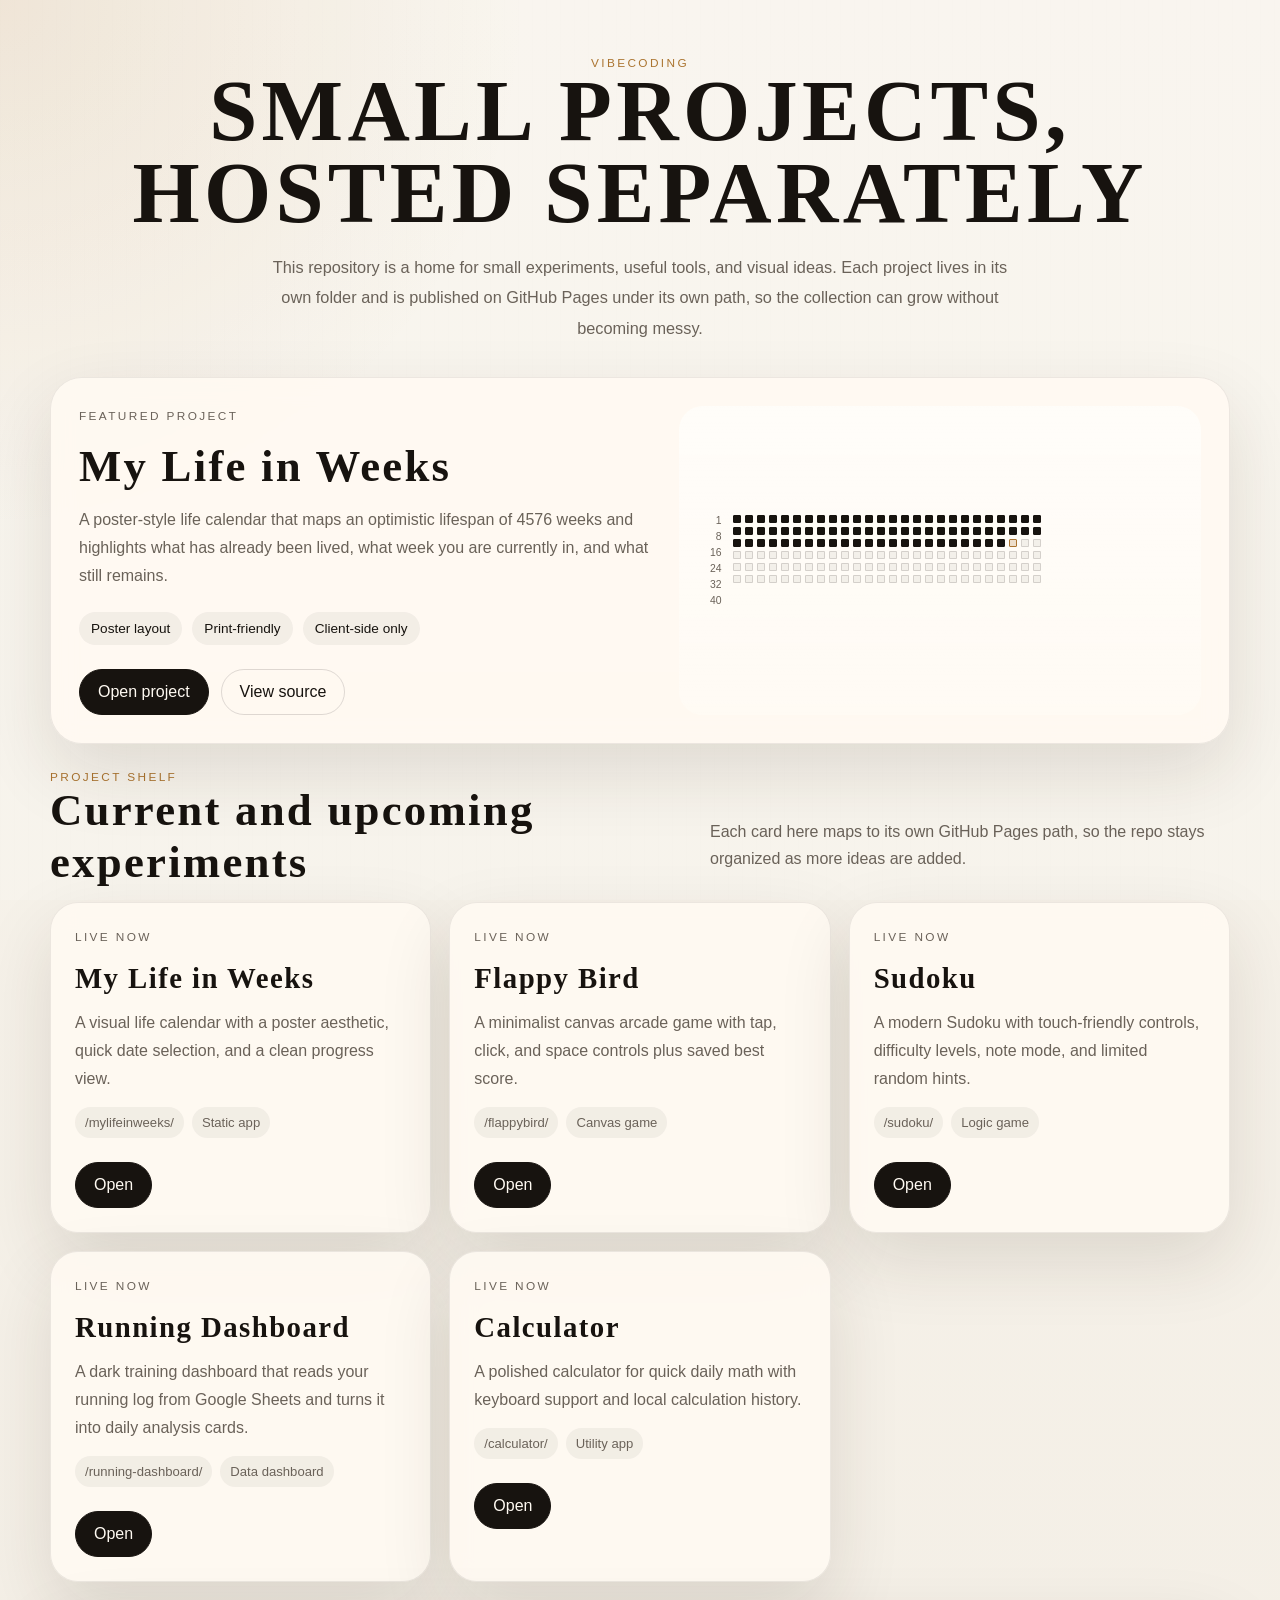
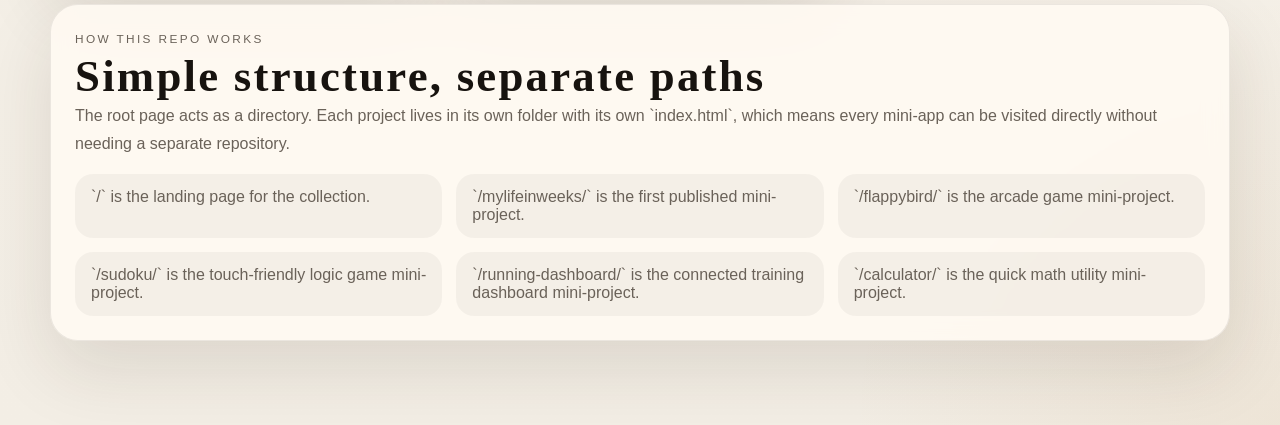
<file: index.html>
<!DOCTYPE html>
<html lang="en">
<head>
  <meta charset="UTF-8">
  <meta name="viewport" content="width=device-width, initial-scale=1.0">
  <title>Vibecoding Projects</title>
  <style>
    :root {
      --bg: #f3eee5;
      --panel: rgba(255, 250, 242, 0.9);
      --panel-strong: #fffaf2;
      --ink: #17130f;
      --muted: #6a6259;
      --accent: #ab7430;
      --line: rgba(23, 19, 15, 0.08);
      --shadow: 0 28px 72px rgba(50, 37, 20, 0.12);
    }

    * {
      box-sizing: border-box;
    }

    body {
      margin: 0;
      min-height: 100vh;
      font-family: "Segoe UI", Arial, sans-serif;
      color: var(--ink);
      background:
        radial-gradient(circle at top left, rgba(171, 116, 48, 0.15), transparent 22%),
        radial-gradient(circle at bottom right, rgba(171, 116, 48, 0.08), transparent 18%),
        linear-gradient(180deg, #f8f4ec 0%, var(--bg) 100%);
    }

    body::before {
      content: "";
      position: fixed;
      inset: 0;
      pointer-events: none;
      opacity: 0.5;
      background-image:
        linear-gradient(rgba(255, 255, 255, 0.32), rgba(255, 255, 255, 0.32)),
        repeating-linear-gradient(
          90deg,
          rgba(23, 19, 15, 0.02) 0,
          rgba(23, 19, 15, 0.02) 1px,
          transparent 1px,
          transparent 14px
        );
    }

    .page {
      width: min(1180px, calc(100vw - 32px));
      margin: 0 auto;
      padding: 56px 0 84px;
      position: relative;
    }

    .hero {
      text-align: center;
      margin-bottom: 34px;
    }

    .eyebrow,
    .section-label,
    .status {
      margin: 0;
      text-transform: uppercase;
      letter-spacing: 0.2em;
      font-size: 0.74rem;
      color: var(--accent);
    }

    h1,
    h2,
    h3 {
      margin: 0;
      font-family: Georgia, "Times New Roman", serif;
      font-weight: 600;
      letter-spacing: 0.05em;
    }

    h1 {
      font-size: clamp(2.9rem, 8vw, 5.4rem);
      line-height: 0.95;
    }

    h2 {
      font-size: clamp(1.8rem, 4vw, 2.8rem);
    }

    h3 {
      font-size: 1.8rem;
    }

    .intro {
      width: min(760px, 100%);
      margin: 18px auto 0;
      color: var(--muted);
      line-height: 1.85;
      font-size: 1.02rem;
    }

    .featured,
    .project-card,
    .roadmap {
      background: var(--panel);
      border: 1px solid var(--line);
      box-shadow: var(--shadow);
      backdrop-filter: blur(12px);
    }

    .featured {
      display: grid;
      grid-template-columns: 1.05fr 0.95fr;
      gap: 24px;
      padding: 28px;
      border-radius: 32px;
      margin-bottom: 22px;
      overflow: hidden;
    }

    .featured-copy {
      display: grid;
      gap: 14px;
      align-content: start;
    }

    .featured-copy p,
    .project-card p,
    .roadmap p {
      margin: 0;
      color: var(--muted);
      line-height: 1.75;
    }

    .pill-row {
      display: flex;
      flex-wrap: wrap;
      gap: 10px;
      margin-top: 8px;
    }

    .pill {
      display: inline-flex;
      align-items: center;
      padding: 9px 12px;
      border-radius: 999px;
      font-size: 0.85rem;
      background: rgba(23, 19, 15, 0.05);
      color: var(--ink);
    }

    .featured-art {
      min-height: 280px;
      border-radius: 24px;
      padding: 20px;
      background:
        linear-gradient(180deg, rgba(255, 255, 255, 0.56), rgba(255, 255, 255, 0.18)),
        var(--panel-strong);
      display: grid;
      align-items: center;
    }

    .mini-poster {
      display: grid;
      grid-template-columns: 22px 1fr;
      gap: 12px;
      align-items: start;
    }

    .mini-years {
      display: grid;
      gap: 5px;
      color: var(--muted);
      font-size: 0.65rem;
      text-align: right;
    }

    .mini-grid {
      display: grid;
      grid-template-columns: repeat(26, 8px);
      gap: 4px;
      width: max-content;
    }

    .mini-cell {
      width: 8px;
      height: 8px;
      border-radius: 1px;
      border: 1px solid rgba(23, 19, 15, 0.14);
      background: rgba(23, 19, 15, 0.05);
    }

    .mini-cell.filled {
      background: var(--ink);
      border-color: var(--ink);
    }

    .mini-cell.current {
      background: rgba(171, 116, 48, 0.22);
      border-color: var(--accent);
    }

    .actions {
      display: flex;
      flex-wrap: wrap;
      gap: 12px;
      margin-top: 10px;
    }

    .link {
      display: inline-flex;
      align-items: center;
      justify-content: center;
      min-height: 46px;
      padding: 12px 18px;
      border-radius: 999px;
      text-decoration: none;
      border: 1px solid var(--ink);
      background: var(--ink);
      color: #fffaf2;
      transition: transform 160ms ease, opacity 160ms ease;
    }

    .link.secondary {
      background: transparent;
      color: var(--ink);
      border-color: rgba(23, 19, 15, 0.14);
    }

    .link:hover {
      transform: translateY(-1px);
      opacity: 0.96;
    }

    .section-header {
      display: flex;
      justify-content: space-between;
      align-items: end;
      gap: 16px;
      margin: 26px 0 14px;
    }

    .section-note {
      color: var(--muted);
      max-width: 520px;
      line-height: 1.7;
    }

    .projects {
      display: grid;
      grid-template-columns: repeat(3, minmax(0, 1fr));
      gap: 18px;
    }

    .project-card {
      border-radius: 28px;
      padding: 24px;
      display: grid;
      gap: 14px;
      align-content: start;
    }

    .status {
      color: var(--muted);
    }

    .project-meta {
      display: flex;
      flex-wrap: wrap;
      gap: 8px;
    }

    .project-meta span {
      padding: 8px 10px;
      border-radius: 999px;
      font-size: 0.82rem;
      background: rgba(23, 19, 15, 0.05);
      color: var(--muted);
    }

    .roadmap {
      margin-top: 22px;
      border-radius: 28px;
      padding: 24px;
    }

    .roadmap-list {
      margin: 16px 0 0;
      padding: 0;
      list-style: none;
      display: grid;
      grid-template-columns: repeat(3, minmax(0, 1fr));
      gap: 14px;
    }

    .roadmap-list li {
      padding: 14px 16px;
      border-radius: 18px;
      background: rgba(23, 19, 15, 0.04);
      color: var(--muted);
    }

    @media (max-width: 980px) {
      .featured,
      .projects,
      .roadmap-list {
        grid-template-columns: 1fr;
      }

      .section-header {
        display: grid;
      }
    }

    @media (max-width: 720px) {
      .page {
        width: min(100vw - 20px, 100%);
        padding: 28px 0 44px;
      }

      .featured,
      .project-card,
      .roadmap {
        border-radius: 22px;
        padding: 20px;
      }

      .mini-grid {
        grid-template-columns: repeat(18, 8px);
      }
    }
  </style>
</head>
<body>
  <main class="page">
    <section class="hero">
      <p class="eyebrow">Vibecoding</p>
      <h1>SMALL PROJECTS, HOSTED SEPARATELY</h1>
      <p class="intro">
        This repository is a home for small experiments, useful tools, and visual ideas. Each project lives in its own folder
        and is published on GitHub Pages under its own path, so the collection can grow without becoming messy.
      </p>
    </section>

    <section class="featured">
      <div class="featured-copy">
        <p class="section-label">Featured project</p>
        <h2>My Life in Weeks</h2>
        <p>
          A poster-style life calendar that maps an optimistic lifespan of 4576 weeks and highlights what has already been
          lived, what week you are currently in, and what still remains.
        </p>
        <div class="pill-row">
          <span class="pill">Poster layout</span>
          <span class="pill">Print-friendly</span>
          <span class="pill">Client-side only</span>
        </div>
        <div class="actions">
          <a class="link" href="./mylifeinweeks/">Open project</a>
          <a class="link secondary" href="https://github.com/qatastytest/vibecoding/tree/main/mylifeinweeks">View source</a>
        </div>
      </div>

      <div class="featured-art" aria-hidden="true">
        <div class="mini-poster">
          <div class="mini-years">
            <span>1</span>
            <span>8</span>
            <span>16</span>
            <span>24</span>
            <span>32</span>
            <span>40</span>
          </div>
          <div class="mini-grid">
            <span class="mini-cell filled"></span><span class="mini-cell filled"></span><span class="mini-cell filled"></span><span class="mini-cell filled"></span><span class="mini-cell filled"></span><span class="mini-cell filled"></span><span class="mini-cell filled"></span><span class="mini-cell filled"></span><span class="mini-cell filled"></span><span class="mini-cell filled"></span><span class="mini-cell filled"></span><span class="mini-cell filled"></span><span class="mini-cell filled"></span><span class="mini-cell filled"></span><span class="mini-cell filled"></span><span class="mini-cell filled"></span><span class="mini-cell filled"></span><span class="mini-cell filled"></span><span class="mini-cell filled"></span><span class="mini-cell filled"></span><span class="mini-cell filled"></span><span class="mini-cell filled"></span><span class="mini-cell filled"></span><span class="mini-cell filled"></span><span class="mini-cell filled"></span><span class="mini-cell filled"></span>
            <span class="mini-cell filled"></span><span class="mini-cell filled"></span><span class="mini-cell filled"></span><span class="mini-cell filled"></span><span class="mini-cell filled"></span><span class="mini-cell filled"></span><span class="mini-cell filled"></span><span class="mini-cell filled"></span><span class="mini-cell filled"></span><span class="mini-cell filled"></span><span class="mini-cell filled"></span><span class="mini-cell filled"></span><span class="mini-cell filled"></span><span class="mini-cell filled"></span><span class="mini-cell filled"></span><span class="mini-cell filled"></span><span class="mini-cell filled"></span><span class="mini-cell filled"></span><span class="mini-cell filled"></span><span class="mini-cell filled"></span><span class="mini-cell filled"></span><span class="mini-cell filled"></span><span class="mini-cell filled"></span><span class="mini-cell filled"></span><span class="mini-cell filled"></span><span class="mini-cell filled"></span>
            <span class="mini-cell filled"></span><span class="mini-cell filled"></span><span class="mini-cell filled"></span><span class="mini-cell filled"></span><span class="mini-cell filled"></span><span class="mini-cell filled"></span><span class="mini-cell filled"></span><span class="mini-cell filled"></span><span class="mini-cell filled"></span><span class="mini-cell filled"></span><span class="mini-cell filled"></span><span class="mini-cell filled"></span><span class="mini-cell filled"></span><span class="mini-cell filled"></span><span class="mini-cell filled"></span><span class="mini-cell filled"></span><span class="mini-cell filled"></span><span class="mini-cell filled"></span><span class="mini-cell filled"></span><span class="mini-cell filled"></span><span class="mini-cell filled"></span><span class="mini-cell filled"></span><span class="mini-cell filled"></span><span class="mini-cell current"></span><span class="mini-cell"></span><span class="mini-cell"></span>
            <span class="mini-cell"></span><span class="mini-cell"></span><span class="mini-cell"></span><span class="mini-cell"></span><span class="mini-cell"></span><span class="mini-cell"></span><span class="mini-cell"></span><span class="mini-cell"></span><span class="mini-cell"></span><span class="mini-cell"></span><span class="mini-cell"></span><span class="mini-cell"></span><span class="mini-cell"></span><span class="mini-cell"></span><span class="mini-cell"></span><span class="mini-cell"></span><span class="mini-cell"></span><span class="mini-cell"></span><span class="mini-cell"></span><span class="mini-cell"></span><span class="mini-cell"></span><span class="mini-cell"></span><span class="mini-cell"></span><span class="mini-cell"></span><span class="mini-cell"></span><span class="mini-cell"></span>
            <span class="mini-cell"></span><span class="mini-cell"></span><span class="mini-cell"></span><span class="mini-cell"></span><span class="mini-cell"></span><span class="mini-cell"></span><span class="mini-cell"></span><span class="mini-cell"></span><span class="mini-cell"></span><span class="mini-cell"></span><span class="mini-cell"></span><span class="mini-cell"></span><span class="mini-cell"></span><span class="mini-cell"></span><span class="mini-cell"></span><span class="mini-cell"></span><span class="mini-cell"></span><span class="mini-cell"></span><span class="mini-cell"></span><span class="mini-cell"></span><span class="mini-cell"></span><span class="mini-cell"></span><span class="mini-cell"></span><span class="mini-cell"></span><span class="mini-cell"></span><span class="mini-cell"></span>
            <span class="mini-cell"></span><span class="mini-cell"></span><span class="mini-cell"></span><span class="mini-cell"></span><span class="mini-cell"></span><span class="mini-cell"></span><span class="mini-cell"></span><span class="mini-cell"></span><span class="mini-cell"></span><span class="mini-cell"></span><span class="mini-cell"></span><span class="mini-cell"></span><span class="mini-cell"></span><span class="mini-cell"></span><span class="mini-cell"></span><span class="mini-cell"></span><span class="mini-cell"></span><span class="mini-cell"></span><span class="mini-cell"></span><span class="mini-cell"></span><span class="mini-cell"></span><span class="mini-cell"></span><span class="mini-cell"></span><span class="mini-cell"></span><span class="mini-cell"></span><span class="mini-cell"></span>
          </div>
        </div>
      </div>
    </section>

    <section class="section-header">
      <div>
        <p class="section-label">Project shelf</p>
        <h2>Current and upcoming experiments</h2>
      </div>
      <p class="section-note">
        Each card here maps to its own GitHub Pages path, so the repo stays organized as more ideas are added.
      </p>
    </section>

    <section class="projects">
      <article class="project-card">
        <p class="status">Live now</p>
        <h3>My Life in Weeks</h3>
        <p>A visual life calendar with a poster aesthetic, quick date selection, and a clean progress view.</p>
        <div class="project-meta">
          <span>/mylifeinweeks/</span>
          <span>Static app</span>
        </div>
        <div class="actions">
          <a class="link" href="./mylifeinweeks/">Open</a>
        </div>
      </article>

      <article class="project-card">
        <p class="status">Live now</p>
        <h3>Flappy Bird</h3>
        <p>A minimalist canvas arcade game with tap, click, and space controls plus saved best score.</p>
        <div class="project-meta">
          <span>/flappybird/</span>
          <span>Canvas game</span>
        </div>
        <div class="actions">
          <a class="link" href="./flappybird/">Open</a>
        </div>
      </article>

      <article class="project-card">
        <p class="status">Live now</p>
        <h3>Sudoku</h3>
        <p>A modern Sudoku with touch-friendly controls, difficulty levels, note mode, and limited random hints.</p>
        <div class="project-meta">
          <span>/sudoku/</span>
          <span>Logic game</span>
        </div>
        <div class="actions">
          <a class="link" href="./sudoku/">Open</a>
        </div>
      </article>

      <article class="project-card">
        <p class="status">Live now</p>
        <h3>Running Dashboard</h3>
        <p>A dark training dashboard that reads your running log from Google Sheets and turns it into daily analysis cards.</p>
        <div class="project-meta">
          <span>/running-dashboard/</span>
          <span>Data dashboard</span>
        </div>
        <div class="actions">
          <a class="link" href="./running-dashboard/">Open</a>
        </div>
      </article>

      <article class="project-card">
        <p class="status">Live now</p>
        <h3>Calculator</h3>
        <p>A polished calculator for quick daily math with keyboard support and local calculation history.</p>
        <div class="project-meta">
          <span>/calculator/</span>
          <span>Utility app</span>
        </div>
        <div class="actions">
          <a class="link" href="./calculator/">Open</a>
        </div>
      </article>
    </section>

    <section class="roadmap">
      <p class="section-label">How this repo works</p>
      <h2>Simple structure, separate paths</h2>
      <p>
        The root page acts as a directory. Each project lives in its own folder with its own `index.html`, which means every
        mini-app can be visited directly without needing a separate repository.
      </p>
      <ul class="roadmap-list">
        <li>`/` is the landing page for the collection.</li>
        <li>`/mylifeinweeks/` is the first published mini-project.</li>
        <li>`/flappybird/` is the arcade game mini-project.</li>
        <li>`/sudoku/` is the touch-friendly logic game mini-project.</li>
        <li>`/running-dashboard/` is the connected training dashboard mini-project.</li>
        <li>`/calculator/` is the quick math utility mini-project.</li>
      </ul>
    </section>
  </main>
</body>
</html>
</file>
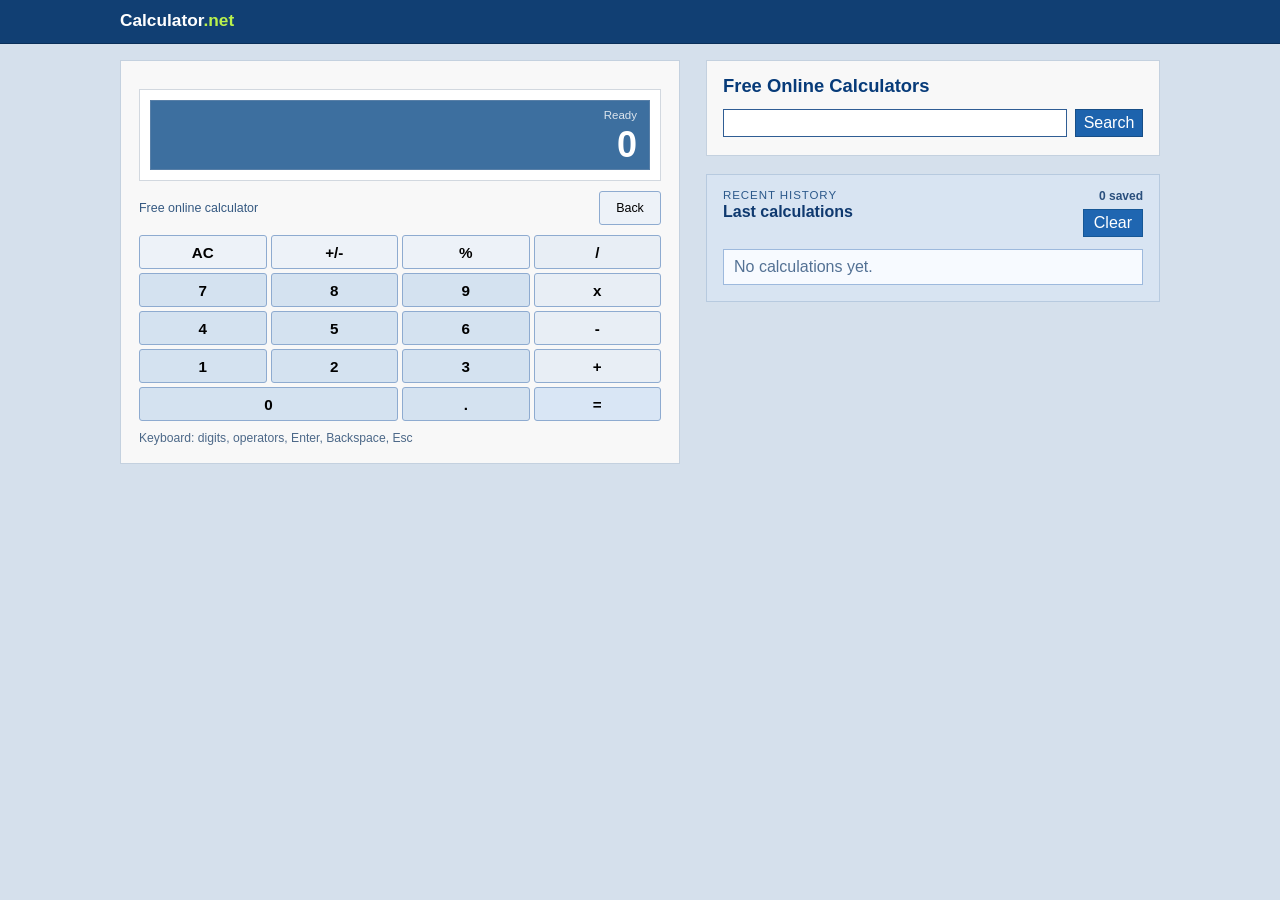
<file: calculator/index.html>
<!DOCTYPE html>
<html lang="en">
<head>
  <meta charset="UTF-8">
  <meta name="viewport" content="width=device-width, initial-scale=1.0">
  <title>Calculator</title>
  <link rel="stylesheet" href="styles.css">
</head>
<body>
  <header class="topbar">
    <div class="topbar-inner">
      <a class="brand" href="./">Calculator<span>.net</span></a>
    </div>
  </header>

  <main class="page">
    <section class="calculator-layout">
      <article class="calculator-shell" aria-label="Calculator">
        <div class="display-wrap">
          <div class="display-panel">
            <p class="memory-line" id="memory-line">Ready</p>
            <div class="display" id="display" aria-live="polite">0</div>
          </div>
        </div>

        <div class="utility-strip">
          <span>Free online calculator</span>
          <button class="ghost-button small-button" type="button" id="backspace-button">Back</button>
        </div>

        <div class="keypad" aria-label="Calculator keys">
          <button class="key utility" type="button" data-action="clear">AC</button>
          <button class="key utility" type="button" data-action="sign">+/-</button>
          <button class="key utility" type="button" data-action="percent">%</button>
          <button class="key operator" type="button" data-action="operator" data-value="/">/</button>

          <button class="key" type="button" data-action="digit" data-value="7">7</button>
          <button class="key" type="button" data-action="digit" data-value="8">8</button>
          <button class="key" type="button" data-action="digit" data-value="9">9</button>
          <button class="key operator" type="button" data-action="operator" data-value="*">x</button>

          <button class="key" type="button" data-action="digit" data-value="4">4</button>
          <button class="key" type="button" data-action="digit" data-value="5">5</button>
          <button class="key" type="button" data-action="digit" data-value="6">6</button>
          <button class="key operator" type="button" data-action="operator" data-value="-">-</button>

          <button class="key" type="button" data-action="digit" data-value="1">1</button>
          <button class="key" type="button" data-action="digit" data-value="2">2</button>
          <button class="key" type="button" data-action="digit" data-value="3">3</button>
          <button class="key operator" type="button" data-action="operator" data-value="+">+</button>

          <button class="key zero" type="button" data-action="digit" data-value="0">0</button>
          <button class="key" type="button" data-action="decimal">.</button>
          <button class="key accent" type="button" data-action="equals">=</button>
        </div>

        <p class="shortcut-note">Keyboard: digits, operators, Enter, Backspace, Esc</p>
      </article>

      <aside class="info-panel">
        <section class="search-card">
          <h1>Free Online Calculators</h1>
          <div class="search-row" aria-hidden="true">
            <div class="search-field"></div>
            <div class="search-button">Search</div>
          </div>
        </section>

        <section class="card history-card">
          <div class="history-header">
            <div>
              <p class="section-label">Recent history</p>
              <h2>Last calculations</h2>
            </div>
            <div class="history-actions">
              <span class="history-count" id="history-count">0 saved</span>
              <button class="ghost-button history-clear-button" type="button" id="clear-history-button">Clear</button>
            </div>
          </div>
          <ul class="history-list" id="history-list">
            <li class="history-empty">No calculations yet.</li>
          </ul>
        </section>
      </aside>
    </section>
  </main>

  <script src="script.js"></script>
</body>
</html>
</file>
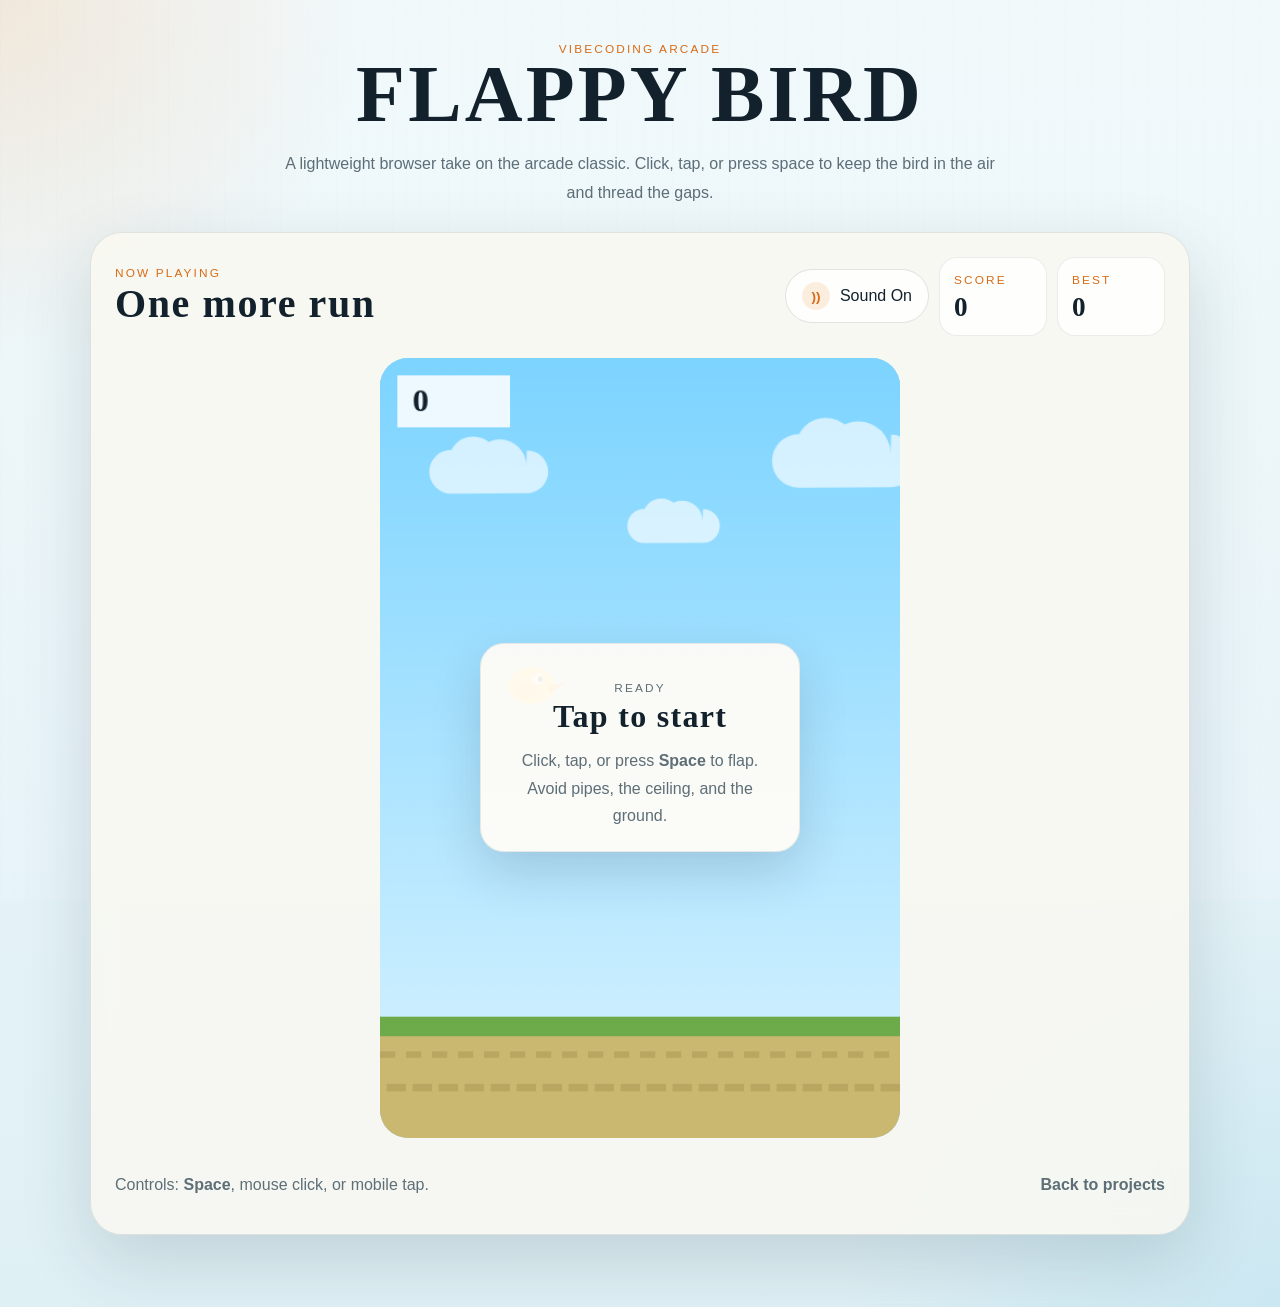
<file: flappybird/index.html>
<!DOCTYPE html>
<html lang="en">
<head>
  <meta charset="UTF-8">
  <meta name="viewport" content="width=device-width, initial-scale=1.0">
  <title>Flappy Bird</title>
  <link rel="stylesheet" href="styles.css">
</head>
<body>
  <main class="page">
    <section class="hero">
      <p class="eyebrow">Vibecoding arcade</p>
      <h1>FLAPPY BIRD</h1>
      <p class="intro">
        A lightweight browser take on the arcade classic. Click, tap, or press space to keep the bird in the air and thread
        the gaps.
      </p>
    </section>

    <section class="game-shell" aria-labelledby="game-title">
      <div class="shell-top">
        <div>
          <p class="panel-label">Now playing</p>
          <h2 id="game-title">One more run</h2>
        </div>
        <div class="hud" aria-live="polite">
          <button class="mute-button" id="mute-button" type="button" aria-label="Toggle sound" aria-pressed="false">
            <span class="mute-indicator" id="mute-indicator" aria-hidden="true">))</span>
            <span id="mute-label">Sound On</span>
          </button>
          <div class="score-strip">
            <div class="score-pill" id="score-pill">
              <span class="score-label">Score</span>
              <strong id="score-value">0</strong>
            </div>
            <div class="score-pill">
              <span class="score-label">Best</span>
              <strong id="best-score-value">0</strong>
            </div>
          </div>
        </div>
      </div>

      <div class="canvas-frame">
        <canvas id="game-canvas" width="480" height="720" aria-label="Flappy Bird game"></canvas>

        <div class="play-overlay" id="play-overlay">
          <span>Playing now: flap with click, tap, or <strong>Space</strong></span>
        </div>

        <div class="overlay overlay-visible" id="ready-overlay">
          <div class="overlay-card">
            <p class="overlay-kicker">Ready</p>
            <h3>Tap to start</h3>
            <p>Click, tap, or press <strong>Space</strong> to flap. Avoid pipes, the ceiling, and the ground.</p>
          </div>
        </div>

        <div class="overlay" id="gameover-overlay">
          <div class="overlay-card">
            <p class="overlay-kicker">Game over</p>
            <h3>Try again</h3>
            <p>Your score: <strong id="final-score-value">0</strong></p>
            <p>Best score: <strong id="final-best-score-value">0</strong></p>
            <button class="restart-button" id="restart-button" type="button">Restart run</button>
            <p class="overlay-hint">You can also click, tap, or press <strong>Space</strong>.</p>
          </div>
        </div>
      </div>

      <div class="shell-bottom">
        <p class="helper-copy">Controls: <strong>Space</strong>, mouse click, or mobile tap.</p>
        <a class="back-link" href="../">Back to projects</a>
      </div>
    </section>
  </main>

  <script src="script.js"></script>
</body>
</html>
</file>
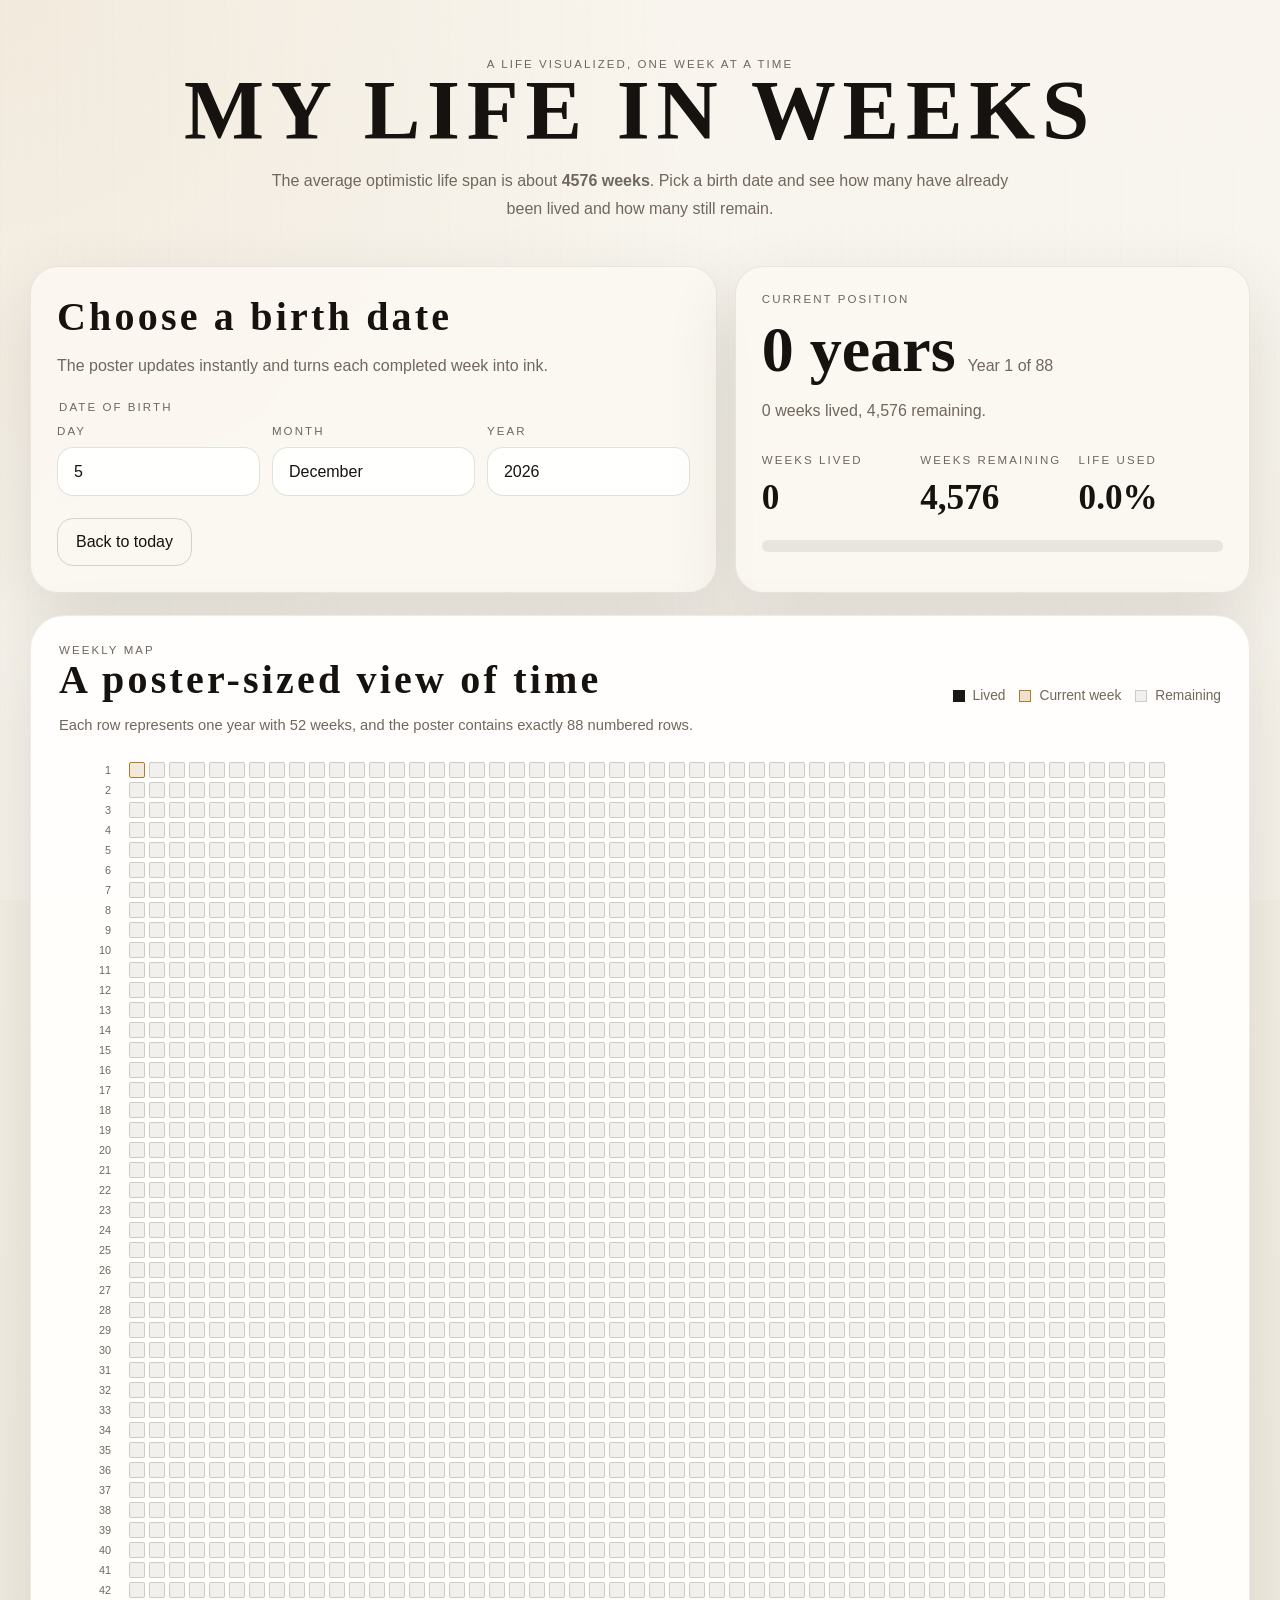
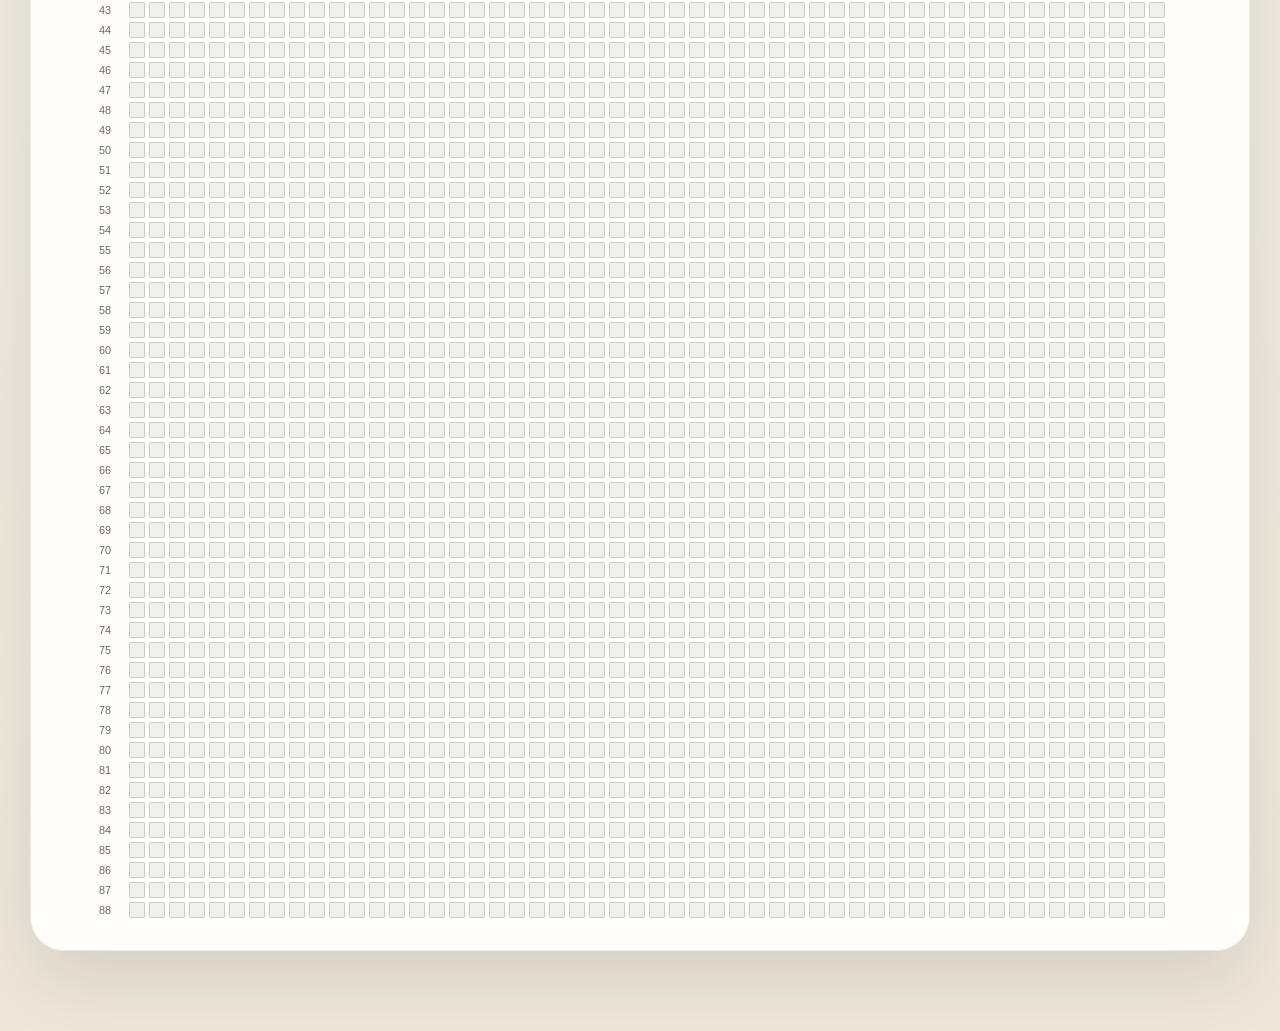
<file: mylifeinweeks/index.html>
<!DOCTYPE html>
<html lang="en">
<head>
  <meta charset="UTF-8">
  <meta name="viewport" content="width=device-width, initial-scale=1.0">
  <title>My Life in Weeks</title>
  <link rel="stylesheet" href="styles.css">
</head>
<body>
  <main class="page">
    <section class="hero">
      <p class="eyebrow">A life visualized, one week at a time</p>
      <h1>MY LIFE IN WEEKS</h1>
      <p class="intro">
        The average optimistic life span is about <strong>4576 weeks</strong>.
        Pick a birth date and see how many have already been lived and how many still remain.
      </p>
    </section>

    <section class="dashboard" aria-labelledby="birth-date-heading">
      <form class="controls-card" id="life-form">
        <div class="controls-copy">
          <h2 id="birth-date-heading">Choose a birth date</h2>
          <p>The poster updates instantly and turns each completed week into ink.</p>
        </div>

        <fieldset class="field-group">
          <legend>Date of birth</legend>
          <label class="field">
            <span>Day</span>
            <select id="birth-day" name="birth-day" aria-label="Birth day"></select>
          </label>
          <label class="field">
            <span>Month</span>
            <select id="birth-month" name="birth-month" aria-label="Birth month"></select>
          </label>
          <label class="field">
            <span>Year</span>
            <select id="birth-year" name="birth-year" aria-label="Birth year"></select>
          </label>
        </fieldset>

        <div class="actions">
          <button class="button secondary" type="button" id="jump-today">Back to today</button>
        </div>
      </form>

      <section class="summary-card" aria-label="Life statistics">
        <div class="summary-main">
          <p class="summary-kicker">Current position</p>
          <div class="summary-age-line">
            <strong id="current-age">0 years</strong>
            <span id="year-of-life">Year 1 of 88</span>
          </div>
          <p class="summary-note" id="poster-note">0 weeks lived, 4576 remaining.</p>
        </div>

        <div class="summary-metrics">
          <article class="metric">
            <span class="stat-label">Weeks lived</span>
            <strong id="weeks-lived">0</strong>
          </article>
          <article class="metric">
            <span class="stat-label">Weeks remaining</span>
            <strong id="weeks-left">4576</strong>
          </article>
          <article class="metric">
            <span class="stat-label">Life used</span>
            <strong id="life-percent">0%</strong>
          </article>
        </div>

        <div class="progress-block" aria-hidden="true">
          <div class="progress-bar">
            <div class="progress-fill" id="progress-fill"></div>
          </div>
        </div>
      </section>
    </section>

    <section class="poster" aria-labelledby="poster-title">
      <div class="poster-header">
        <div>
          <p class="poster-kicker">Weekly map</p>
          <h2 id="poster-title">A poster-sized view of time</h2>
        </div>
        <div class="legend" aria-label="Legend">
          <span><i class="legend-box legend-box-lived"></i>Lived</span>
          <span><i class="legend-box legend-box-current"></i>Current week</span>
          <span><i class="legend-box legend-box-future"></i>Remaining</span>
        </div>
      </div>
      <p class="poster-helper" id="poster-helper">
        Each row represents one year with 52 weeks, and the rows are numbered from 1 to 88.
      </p>

      <div class="grid-wrapper">
        <aside class="year-labels" id="year-labels" aria-hidden="true"></aside>
        <div class="weeks-grid" id="weeks-grid" aria-live="polite"></div>
      </div>
    </section>
  </main>

  <script src="script.js"></script>
</body>
</html>
</file>
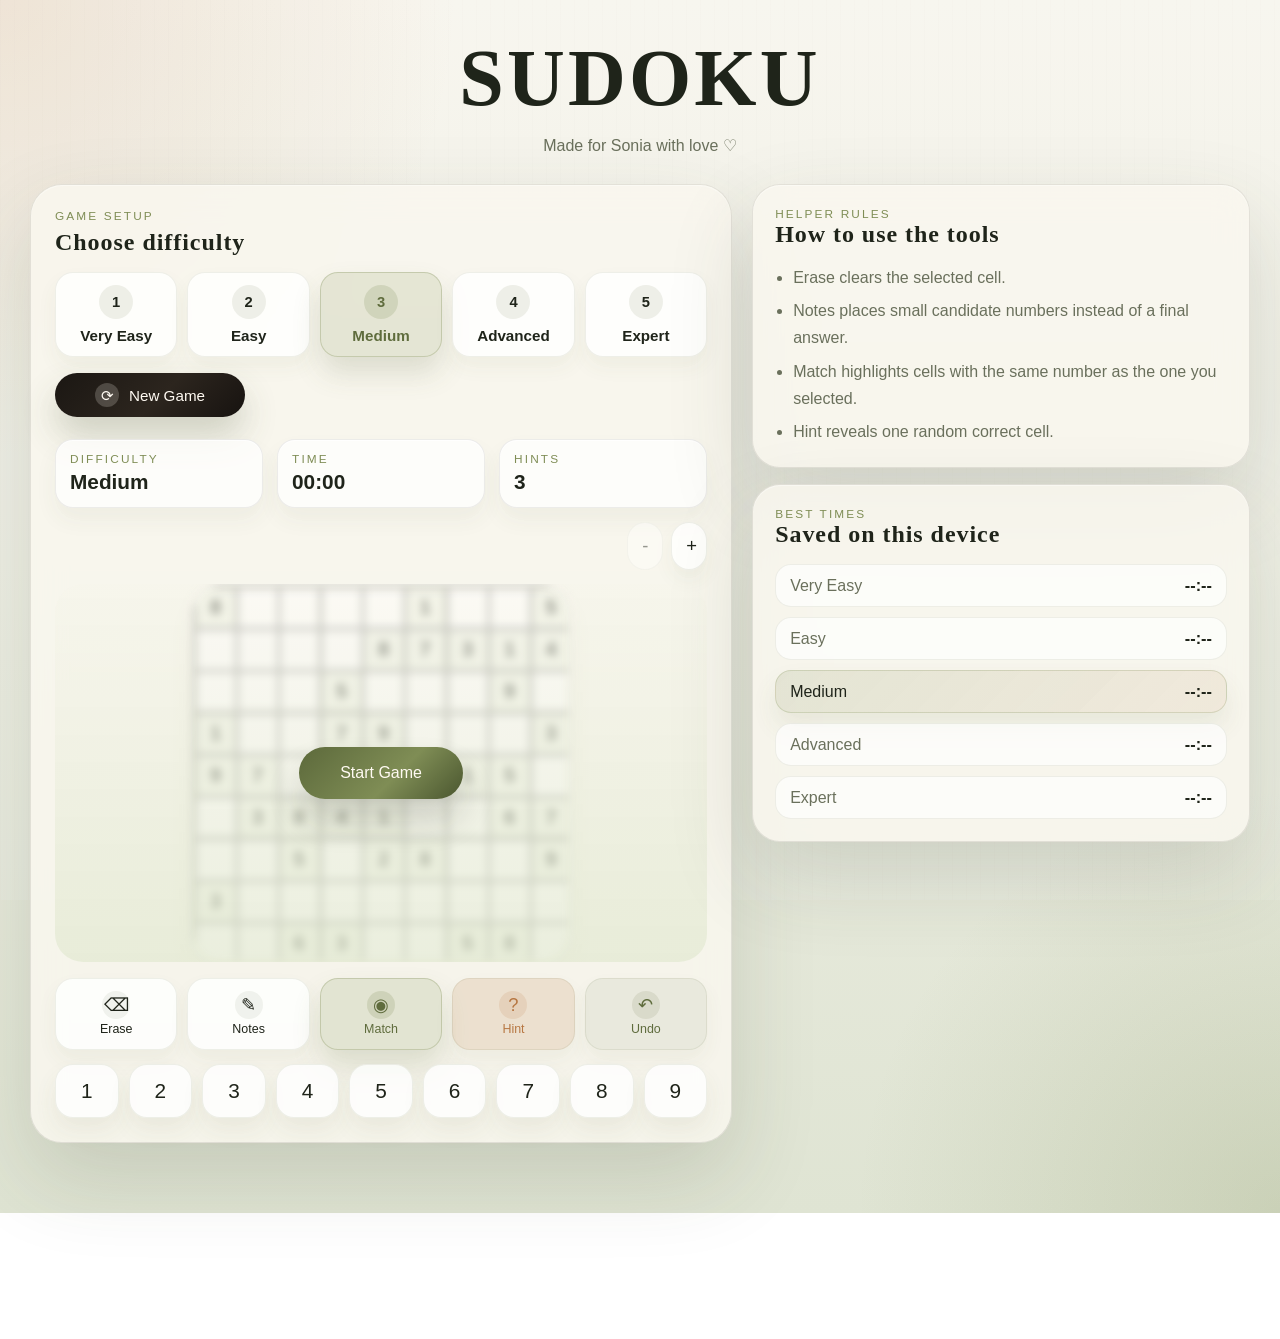
<file: sudoku/index.html>
<!DOCTYPE html>
<html lang="en">
<head>
  <meta charset="UTF-8">
  <meta name="viewport" content="width=device-width, initial-scale=1.0">
  <title>Sudoku</title>
  <link rel="stylesheet" href="styles.css">
</head>
<body>
  <main class="page">
    <section class="hero">
      <h1>SUDOKU</h1>
      <p class="intro">Made for Sonia with love <span aria-hidden="true">&#9825;</span></p>
    </section>

    <section class="sudoku-app" aria-label="Sudoku game">
      <div class="board-panel">
        <div class="panel-header">
          <div class="top-controls">
            <div class="top-controls-copy">
              <p class="panel-kicker">Game setup</p>
              <h3>Choose difficulty</h3>
            </div>
            <div class="difficulty-list difficulty-list-top" id="difficulty-list" role="radiogroup" aria-label="Difficulty">
              <button class="difficulty-button" type="button" data-difficulty="very-easy">
                <span class="difficulty-level">1</span>
                <span class="difficulty-name">
                  <span class="difficulty-name-full">Very Easy</span>
                  <span class="difficulty-name-short">V-Easy</span>
                </span>
              </button>
              <button class="difficulty-button" type="button" data-difficulty="easy">
                <span class="difficulty-level">2</span>
                <span class="difficulty-name">
                  <span class="difficulty-name-full">Easy</span>
                  <span class="difficulty-name-short">Easy</span>
                </span>
              </button>
              <button class="difficulty-button is-active" type="button" data-difficulty="medium">
                <span class="difficulty-level">3</span>
                <span class="difficulty-name">
                  <span class="difficulty-name-full">Medium</span>
                  <span class="difficulty-name-short">Medium</span>
                </span>
              </button>
              <button class="difficulty-button" type="button" data-difficulty="advanced">
                <span class="difficulty-level">4</span>
                <span class="difficulty-name">
                  <span class="difficulty-name-full">Advanced</span>
                  <span class="difficulty-name-short">Adv.</span>
                </span>
              </button>
              <button class="difficulty-button" type="button" data-difficulty="expert">
                <span class="difficulty-level">5</span>
                <span class="difficulty-name">
                  <span class="difficulty-name-full">Expert</span>
                  <span class="difficulty-name-short">Expert</span>
                </span>
              </button>
            </div>
            <button class="primary-button new-game-button" id="new-game-button" type="button">
              <span class="button-glyph" aria-hidden="true">&#10227;</span>
              <span>New Game</span>
            </button>
          </div>
        </div>

        <div class="stats-row" aria-live="polite">
          <div class="stat-chip stat-chip-difficulty">
            <span class="stat-label">Difficulty</span>
            <strong id="difficulty-label">Medium</strong>
          </div>
          <div class="stat-chip">
            <span class="stat-label">Time</span>
            <strong id="timer-label">00:00</strong>
          </div>
          <div class="stat-chip">
            <span class="stat-label">Hints</span>
            <strong id="hints-label">3</strong>
          </div>
        </div>

        <div class="board-utility-row">
          <div class="board-zoom-controls" aria-label="Board zoom controls">
            <button class="secondary-button zoom-button" id="zoom-out-button" type="button" aria-label="Zoom out">-</button>
            <button class="secondary-button zoom-button" id="zoom-in-button" type="button" aria-label="Zoom in">+</button>
          </div>
        </div>

        <div class="board-shell">
          <div class="sudoku-grid" id="sudoku-grid" role="grid" aria-label="Sudoku board"></div>
          <div class="board-overlay" id="board-overlay">
            <button class="primary-button start-game-button" id="start-game-button" type="button">Start Game</button>
          </div>
          <div class="board-overlay board-overlay-win" id="win-overlay" hidden>
            <div class="win-card">
              <p class="panel-kicker">Puzzle solved</p>
              <h3>You did it!</h3>
              <p class="win-time">Finished in <strong id="win-time-label">00:00</strong></p>
              <button class="secondary-button win-action-button" id="play-again-button" type="button">Play Again</button>
            </div>
          </div>
        </div>

        <div class="quick-actions">
          <button class="secondary-button quick-action-button icon-button" id="erase-button" type="button" aria-label="Erase">
            <span class="icon-glyph" aria-hidden="true">&#9003;</span>
            <span class="icon-label">Erase</span>
          </button>
          <button class="secondary-button quick-action-button icon-button" id="notes-button" type="button" aria-label="Toggle notes">
            <span class="icon-glyph" aria-hidden="true">&#9998;</span>
            <span class="icon-label" id="notes-button-label">Notes</span>
          </button>
          <button class="secondary-button quick-action-button icon-button" id="highlight-button" type="button" aria-label="Toggle highlight numbers">
            <span class="icon-glyph" aria-hidden="true">&#9673;</span>
            <span class="icon-label" id="highlight-button-label">Match</span>
          </button>
          <button class="secondary-button quick-action-button icon-button accent-button" id="hint-button" type="button" aria-label="Use hint">
            <span class="icon-glyph" aria-hidden="true">?</span>
            <span class="icon-label">Hint</span>
          </button>
          <button class="secondary-button quick-action-button icon-button quiet-button" id="undo-button" type="button" aria-label="Undo">
            <span class="icon-glyph" aria-hidden="true">&#8630;</span>
            <span class="icon-label">Undo</span>
          </button>
        </div>
        <p class="sr-only" id="status-text">Select an empty cell, then tap a number to place it.</p>

        <div class="keypad" id="keypad" aria-label="Number keypad">
          <button class="digit-button" type="button" data-digit="1">1</button>
          <button class="digit-button" type="button" data-digit="2">2</button>
          <button class="digit-button" type="button" data-digit="3">3</button>
          <button class="digit-button" type="button" data-digit="4">4</button>
          <button class="digit-button" type="button" data-digit="5">5</button>
          <button class="digit-button" type="button" data-digit="6">6</button>
          <button class="digit-button" type="button" data-digit="7">7</button>
          <button class="digit-button" type="button" data-digit="8">8</button>
          <button class="digit-button" type="button" data-digit="9">9</button>
        </div>
      </div>

      <aside class="controls-panel">
        <section class="card">
          <p class="panel-kicker">Helper rules</p>
          <h3>How to use the tools</h3>
          <ul class="helper-list">
            <li>Erase clears the selected cell.</li>
            <li>Notes places small candidate numbers instead of a final answer.</li>
            <li>Match highlights cells with the same number as the one you selected.</li>
            <li>Hint reveals one random correct cell.</li>
          </ul>
        </section>

        <section class="card">
          <p class="panel-kicker">Best times</p>
          <h3>Saved on this device</h3>
          <div class="best-times-list" id="best-times-list">
            <div class="best-time-row" data-best-time-difficulty="very-easy">
              <span>Very Easy</span>
              <strong id="best-time-very-easy">--:--</strong>
            </div>
            <div class="best-time-row" data-best-time-difficulty="easy">
              <span>Easy</span>
              <strong id="best-time-easy">--:--</strong>
            </div>
            <div class="best-time-row" data-best-time-difficulty="medium">
              <span>Medium</span>
              <strong id="best-time-medium">--:--</strong>
            </div>
            <div class="best-time-row" data-best-time-difficulty="advanced">
              <span>Advanced</span>
              <strong id="best-time-advanced">--:--</strong>
            </div>
            <div class="best-time-row" data-best-time-difficulty="expert">
              <span>Expert</span>
              <strong id="best-time-expert">--:--</strong>
            </div>
          </div>
        </section>
      </aside>
    </section>
  </main>

  <script src="script.js"></script>
</body>
</html>
</file>
<file: calculator/styles.css>
:root {
  --bg: #d5e0ec;
  --panel: #f8f8f8;
  --panel-strong: #ffffff;
  --ink: #000000;
  --muted: #274f80;
  --line: #9ab2cf;
  --accent: #0f4277;
  --accent-soft: #dbe6f2;
  --utility: #ebeff4;
  --shadow: none;
}

* {
  box-sizing: border-box;
}

body {
  margin: 0;
  min-height: 100vh;
  font-family: Arial, Helvetica, sans-serif;
  color: var(--ink);
  background: var(--bg);
}

.topbar {
  background: #113f73;
  border-bottom: 1px solid #0a2f59;
}

.topbar-inner {
  width: min(1040px, calc(100vw - 24px));
  margin: 0 auto;
  padding: 10px 0 12px;
}

.brand {
  color: #ffffff;
  text-decoration: none;
  font-size: 1.08rem;
  font-weight: 700;
  font-family: Verdana, Geneva, Tahoma, sans-serif;
}

.brand span {
  color: #baf24d;
}

.page {
  width: min(1040px, calc(100vw - 24px));
  margin: 0 auto;
  padding: 16px 0 28px;
}

.section-label,
.memory-line {
  margin: 0;
  font-size: 0.72rem;
}

.section-label {
  color: #5a79a0;
  text-transform: uppercase;
  letter-spacing: 0.08em;
}

.calculator-layout {
  display: grid;
  grid-template-columns: minmax(320px, 560px) minmax(250px, 1fr);
  gap: 26px;
  align-items: start;
}

.calculator-shell,
.card,
.search-card {
  background: var(--panel);
  border: 1px solid #c4d1df;
  box-shadow: var(--shadow);
}

.calculator-shell {
  padding: 28px 18px 18px;
}

.display-wrap {
  padding: 10px;
  background: #ffffff;
  border: 1px solid #d2d8df;
  margin-bottom: 10px;
}

.display-panel {
  padding: 8px 12px 6px;
  background: #3d6f9f;
  border: 1px solid #587fa7;
}

.memory-line {
  color: rgba(255, 255, 255, 0.82);
  min-height: 14px;
  text-align: right;
}

.display {
  margin-top: 4px;
  font-size: clamp(2rem, 5vw, 2.25rem);
  line-height: 1;
  text-align: right;
  font-weight: 700;
  letter-spacing: 0;
  overflow-wrap: anywhere;
  color: #ffffff;
}

.utility-strip {
  display: flex;
  justify-content: space-between;
  align-items: center;
  gap: 12px;
  margin: 8px 0 10px;
  color: #355981;
  font-size: 0.78rem;
}

.keypad {
  display: grid;
  grid-template-columns: repeat(4, minmax(0, 1fr));
  gap: 4px;
}

.key,
.ghost-button {
  border: 1px solid #8eabd0;
  font: inherit;
  cursor: pointer;
  transition: background-color 120ms ease;
}

.key {
  min-height: 34px;
  border-radius: 3px;
  font-size: 0.95rem;
  font-weight: 700;
  color: var(--ink);
  background: #d4e2f0;
}

.key:hover,
.ghost-button:hover {
  background: #c4d7eb;
}

.key:active,
.ghost-button:active,
.key.is-pressed {
  background: #b7cce3;
}

.key:focus-visible,
.ghost-button:focus-visible {
  outline: 1px solid #1e5087;
  outline-offset: 1px;
}

.utility {
  background: #edf2f8;
}

.operator {
  background: #e8eef5;
}

.accent {
  background: #d9e6f5;
  color: #000000;
  border-color: #8eabd0;
}

.zero {
  grid-column: span 2;
}

.shortcut-note {
  margin: 10px 0 0;
  color: #4c6888;
  font-size: 0.76rem;
}

.ghost-button {
  min-height: 34px;
  padding: 6px 12px;
  border-radius: 3px;
  background: #edf2f8;
  color: #000000;
}

.small-button {
  min-width: 62px;
}

.info-panel {
  display: grid;
  gap: 18px;
}

.search-card {
  padding: 14px 16px 18px;
}

.search-card h1 {
  margin: 0 0 12px;
  color: #073b79;
  font-size: 1.15rem;
  line-height: 1.2;
}

.search-row {
  display: grid;
  grid-template-columns: 1fr auto;
  gap: 8px;
  align-items: center;
}

.search-field {
  height: 28px;
  background: #ffffff;
  border: 1px solid #2f5d94;
}

.search-button {
  min-width: 68px;
  height: 28px;
  display: inline-flex;
  align-items: center;
  justify-content: center;
  color: #ffffff;
  background: #1d63ad;
  border: 1px solid #174e87;
  font-weight: 400;
}

.card {
  padding: 14px 16px 16px;
}

.history-header {
  display: flex;
  justify-content: space-between;
  gap: 12px;
  align-items: start;
}

.history-actions {
  display: grid;
  justify-items: end;
  gap: 6px;
}

.history-count {
  font-size: 0.75rem;
  color: #2a4f7d;
  font-weight: 600;
}

.history-list {
  list-style: none;
  padding: 0;
  margin: 12px 0 0;
  display: grid;
  gap: 4px;
}

.history-item,
.history-empty {
  border-radius: 0;
  padding: 8px 10px;
  background: #f7faff;
  border: 1px solid #9db9dd;
}

.history-item-expression,
.history-item-result {
  display: block;
}

.history-item-result {
  margin-top: 4px;
  font-size: 1rem;
  font-weight: 700;
  color: #103f78;
}

.history-empty {
  color: #537194;
}

.history-card {
  background: #d8e4f2;
  border-color: #b7cadf;
}

.history-card .section-label {
  color: #2b588a;
}

.history-card h2 {
  margin: 2px 0 0;
  color: #0f396f;
  font-size: 1rem;
}

.history-card .ghost-button {
  background: #1f66b1;
  color: #ffffff;
  border-color: #165796;
  border-radius: 0;
  min-height: 28px;
  padding: 4px 10px;
}

.history-card .ghost-button:hover {
  background: #195899;
}

.history-item {
  position: relative;
  overflow: hidden;
}

.history-item::before {
  content: "";
  position: absolute;
  inset: 0 auto 0 0;
  width: 5px;
  background: #3b6ea5;
}

.history-item-expression {
  padding-left: 10px;
  color: #304d6e;
  font-family: Arial, sans-serif;
  font-size: 0.83rem;
}

.history-item-result {
  padding-left: 10px;
  font-family: Arial, sans-serif;
}

.history-clear-button {
  box-shadow: none;
}

@media (max-width: 920px) {
  .calculator-layout {
    grid-template-columns: 1fr;
  }
}

@media (max-width: 640px) {
  .page {
    width: min(100vw - 16px, 100%);
    padding: 12px 0 20px;
  }

  .topbar-inner {
    width: min(100vw - 16px, 100%);
  }

  .calculator-shell,
  .card,
  .search-card {
    padding-left: 12px;
    padding-right: 12px;
  }

  .key {
    min-height: 38px;
  }

  .history-header {
    grid-template-columns: 1fr;
    display: grid;
  }

  .history-actions {
    justify-items: start;
  }
}
</file>
<file: flappybird/styles.css>
:root {
  --bg: #dff0f5;
  --panel: rgba(250, 248, 242, 0.86);
  --panel-strong: rgba(255, 252, 247, 0.94);
  --ink: #12212c;
  --muted: #5d6e77;
  --accent: #ee8d32;
  --accent-strong: #d86b17;
  --sky: #8dd5f5;
  --line: rgba(18, 33, 44, 0.1);
  --shadow: 0 26px 70px rgba(29, 57, 71, 0.16);
}

* {
  box-sizing: border-box;
}

body {
  margin: 0;
  min-height: 100vh;
  font-family: "Segoe UI", Arial, sans-serif;
  color: var(--ink);
  background:
    radial-gradient(circle at top left, rgba(238, 141, 50, 0.18), transparent 20%),
    radial-gradient(circle at bottom right, rgba(78, 175, 218, 0.14), transparent 24%),
    linear-gradient(180deg, #eff8fb 0%, var(--bg) 100%);
}

body::before {
  content: "";
  position: fixed;
  inset: 0;
  pointer-events: none;
  opacity: 0.45;
  background-image:
    linear-gradient(rgba(255, 255, 255, 0.3), rgba(255, 255, 255, 0.3)),
    repeating-linear-gradient(
      90deg,
      rgba(18, 33, 44, 0.02) 0,
      rgba(18, 33, 44, 0.02) 1px,
      transparent 1px,
      transparent 14px
    );
}

.page {
  width: min(1100px, calc(100vw - 32px));
  margin: 0 auto;
  padding: 42px 0 72px;
  position: relative;
}

.hero {
  text-align: center;
  margin-bottom: 24px;
}

.eyebrow,
.panel-label,
.overlay-kicker,
.score-label {
  margin: 0;
  text-transform: uppercase;
  letter-spacing: 0.18em;
  font-size: 0.74rem;
  color: var(--accent-strong);
}

h1,
h2,
h3 {
  margin: 0;
  font-family: Georgia, "Times New Roman", serif;
  letter-spacing: 0.04em;
}

h1 {
  font-size: clamp(2.8rem, 7vw, 5rem);
  line-height: 0.95;
}

h2 {
  font-size: clamp(1.7rem, 4vw, 2.5rem);
}

h3 {
  font-size: 2rem;
}

.intro {
  width: min(720px, 100%);
  margin: 18px auto 0;
  color: var(--muted);
  line-height: 1.8;
}

.game-shell {
  background: var(--panel);
  border: 1px solid var(--line);
  border-radius: 32px;
  padding: 24px;
  box-shadow: var(--shadow);
  backdrop-filter: blur(12px);
}

.shell-top,
.shell-bottom {
  display: flex;
  justify-content: space-between;
  align-items: center;
  gap: 16px;
}

.hud {
  display: flex;
  flex-wrap: wrap;
  align-items: center;
  justify-content: flex-end;
  gap: 10px;
}

.score-strip {
  display: flex;
  gap: 10px;
  flex-wrap: wrap;
}

.score-pill {
  min-width: 108px;
  padding: 12px 14px;
  border-radius: 18px;
  background: rgba(255, 255, 255, 0.75);
  border: 1px solid rgba(18, 33, 44, 0.08);
  transition: transform 180ms ease, box-shadow 180ms ease;
}

.score-pill.pulse {
  transform: translateY(-2px) scale(1.06);
  box-shadow: 0 14px 28px rgba(238, 141, 50, 0.22);
}

.score-pill strong {
  display: block;
  margin-top: 4px;
  font-size: 1.7rem;
  font-family: Georgia, "Times New Roman", serif;
}

.mute-button {
  display: inline-flex;
  align-items: center;
  gap: 10px;
  min-height: 46px;
  padding: 12px 16px;
  border-radius: 999px;
  border: 1px solid rgba(18, 33, 44, 0.12);
  background: rgba(255, 255, 255, 0.75);
  color: var(--ink);
  font: inherit;
  cursor: pointer;
  transition: transform 160ms ease, background-color 160ms ease;
}

.mute-button:hover {
  transform: translateY(-1px);
}

.mute-button.muted {
  background: rgba(18, 33, 44, 0.08);
  color: var(--muted);
}

.mute-indicator {
  display: inline-flex;
  align-items: center;
  justify-content: center;
  width: 28px;
  height: 28px;
  border-radius: 999px;
  background: rgba(238, 141, 50, 0.14);
  color: var(--accent-strong);
  font-weight: 700;
  font-size: 0.85rem;
}

.mute-button.muted .mute-indicator {
  background: rgba(18, 33, 44, 0.08);
  color: var(--muted);
}

.canvas-frame {
  position: relative;
  width: min(100%, 520px);
  margin: 22px auto;
  touch-action: manipulation;
}

#game-canvas {
  display: block;
  width: 100%;
  height: auto;
  border-radius: 28px;
  background: var(--sky);
  box-shadow: inset 0 0 0 1px rgba(18, 33, 44, 0.08);
}

.play-overlay {
  position: absolute;
  left: 14px;
  right: 14px;
  bottom: 16px;
  display: none;
  justify-content: center;
  pointer-events: none;
}

.play-overlay span {
  display: inline-flex;
  align-items: center;
  justify-content: center;
  min-height: 38px;
  padding: 10px 14px;
  border-radius: 999px;
  background: rgba(255, 252, 247, 0.76);
  border: 1px solid rgba(18, 33, 44, 0.08);
  color: var(--ink);
  font-size: 0.92rem;
  backdrop-filter: blur(10px);
}

.overlay {
  position: absolute;
  inset: 0;
  display: none;
  align-items: center;
  justify-content: center;
  padding: 20px;
}

.overlay-visible {
  display: flex;
}

.play-overlay-visible {
  display: flex;
}

.overlay-card {
  width: min(320px, 100%);
  padding: 22px 20px;
  text-align: center;
  border-radius: 24px;
  background: var(--panel-strong);
  border: 1px solid rgba(18, 33, 44, 0.08);
  box-shadow: 0 20px 50px rgba(23, 40, 51, 0.16);
}

.overlay-card p {
  margin: 12px 0 0;
  line-height: 1.7;
  color: var(--muted);
}

.overlay-hint {
  font-size: 0.92rem;
}

.restart-button {
  margin-top: 18px;
  border: 0;
  border-radius: 999px;
  background: var(--accent);
  color: #fff;
  padding: 13px 18px;
  font: inherit;
  cursor: pointer;
  box-shadow: 0 14px 28px rgba(216, 107, 23, 0.22);
}

.restart-button:hover {
  background: var(--accent-strong);
}

.helper-copy,
.back-link {
  color: var(--muted);
}

.back-link {
  text-decoration: none;
  font-weight: 600;
}

.back-link:hover {
  color: var(--ink);
}

@media (max-width: 760px) {
  .page {
    width: min(100vw - 20px, 100%);
    padding: 28px 0 40px;
  }

  .game-shell {
    border-radius: 24px;
    padding: 18px;
  }

  .shell-top,
  .shell-bottom {
    display: grid;
  }

  .score-strip {
    justify-content: start;
  }

  .hud {
    justify-content: start;
  }

  .score-pill {
    min-width: 92px;
  }

  .play-overlay span {
    font-size: 0.86rem;
    text-align: center;
  }
}
</file>
<file: mylifeinweeks/styles.css>
:root {
  --bg: #ede7dc;
  --paper: #fbf8f1;
  --paper-strong: #fffdf8;
  --ink: #16120f;
  --muted: #70675d;
  --line: rgba(22, 18, 15, 0.16);
  --filled: #1a1714;
  --current: #b07a2d;
  --empty: rgba(22, 18, 15, 0.06);
  --accent: #9f6b24;
  --shadow: 0 28px 72px rgba(43, 31, 17, 0.12);
  --week-size: 16px;
  --week-gap: 4px;
}

* {
  box-sizing: border-box;
}

html {
  scroll-behavior: smooth;
}

body {
  margin: 0;
  min-height: 100vh;
  font-family: "Segoe UI", "Helvetica Neue", Arial, sans-serif;
  color: var(--ink);
  background:
    radial-gradient(circle at top left, rgba(176, 122, 45, 0.12), transparent 24%),
    linear-gradient(180deg, #f7f3ea 0%, var(--bg) 100%);
}

body::before {
  content: "";
  position: fixed;
  inset: 0;
  pointer-events: none;
  opacity: 0.55;
  background-image:
    linear-gradient(rgba(255, 255, 255, 0.42), rgba(255, 255, 255, 0.42)),
    repeating-linear-gradient(
      90deg,
      rgba(22, 18, 15, 0.02) 0,
      rgba(22, 18, 15, 0.02) 1px,
      transparent 1px,
      transparent 14px
    );
}

.page {
  width: min(1220px, calc(100vw - 32px));
  margin: 0 auto;
  padding: 40px 0 80px;
  position: relative;
}

.hero {
  text-align: center;
  padding: 18px 0 20px;
}

.eyebrow,
.poster-kicker,
.summary-kicker,
.field-group legend,
.field span,
.stat-label {
  margin: 0;
  text-transform: uppercase;
  letter-spacing: 0.18em;
  font-size: 0.72rem;
  color: var(--muted);
}

h1,
h2 {
  margin: 0;
  font-family: Georgia, "Times New Roman", serif;
  font-weight: 600;
  letter-spacing: 0.08em;
}

h1 {
  font-size: clamp(2.8rem, 8vw, 5.3rem);
  line-height: 0.95;
}

h2 {
  font-size: clamp(1.7rem, 3.8vw, 2.5rem);
}

.intro {
  width: min(760px, 100%);
  margin: 16px auto 0;
  color: var(--muted);
  line-height: 1.8;
}

.dashboard {
  display: grid;
  grid-template-columns: 1.2fr 0.9fr;
  gap: 18px;
  align-items: stretch;
  margin-top: 22px;
}

.controls-card,
.summary-card,
.poster {
  background: rgba(251, 248, 241, 0.92);
  border: 1px solid rgba(22, 18, 15, 0.08);
  box-shadow: var(--shadow);
  backdrop-filter: blur(12px);
}

.controls-card {
  border-radius: 28px;
  padding: 26px;
  display: grid;
  gap: 22px;
  align-content: start;
}

.controls-copy p,
.summary-note,
.poster-helper {
  color: var(--muted);
  line-height: 1.7;
}

.controls-copy p {
  margin: 12px 0 0;
}

.field-group {
  margin: 0;
  padding: 0;
  border: 0;
  display: grid;
  grid-template-columns: repeat(3, minmax(0, 1fr));
  gap: 12px;
}

.field-group legend {
  margin-bottom: 12px;
}

.field {
  display: grid;
  gap: 10px;
}

select,
.button {
  border-radius: 16px;
  font: inherit;
}

select {
  width: 100%;
  border: 1px solid rgba(22, 18, 15, 0.12);
  background: rgba(255, 255, 255, 0.9);
  color: var(--ink);
  padding: 15px 16px;
  appearance: none;
}

select:focus,
.button:focus {
  outline: 2px solid rgba(159, 107, 36, 0.42);
  outline-offset: 2px;
}

.actions {
  display: flex;
  flex-wrap: wrap;
  gap: 10px;
}

.button {
  border: 1px solid var(--filled);
  background: var(--filled);
  color: #f8f5ef;
  padding: 14px 18px;
  cursor: pointer;
  transition: transform 160ms ease, opacity 160ms ease, background-color 160ms ease;
}

.button.secondary {
  background: transparent;
  color: var(--ink);
  border-color: rgba(22, 18, 15, 0.16);
}

.button:hover {
  transform: translateY(-1px);
  opacity: 0.96;
}

.summary-card {
  border-radius: 28px;
  padding: 26px;
  display: grid;
  gap: 22px;
  align-content: start;
}

.summary-age-line {
  display: flex;
  flex-wrap: wrap;
  align-items: baseline;
  gap: 12px;
  margin-top: 8px;
}

.summary-age-line strong {
  font-size: clamp(2.4rem, 5vw, 4rem);
  font-family: Georgia, "Times New Roman", serif;
  font-weight: 600;
}

.summary-age-line span {
  color: var(--muted);
}

.summary-note {
  margin: 10px 0 0;
}

.summary-metrics {
  display: grid;
  grid-template-columns: repeat(3, minmax(0, 1fr));
  gap: 14px;
}

.metric {
  padding-top: 4px;
}

.metric strong {
  display: block;
  margin-top: 10px;
  font-size: clamp(1.6rem, 3vw, 2.2rem);
  font-family: Georgia, "Times New Roman", serif;
  font-weight: 600;
}

.progress-block {
  display: grid;
  gap: 8px;
}

.progress-bar {
  width: 100%;
  height: 12px;
  overflow: hidden;
  border-radius: 999px;
  background: rgba(22, 18, 15, 0.08);
}

.progress-fill {
  height: 100%;
  width: 0;
  border-radius: inherit;
  background: linear-gradient(90deg, var(--filled) 0%, var(--current) 100%);
  transition: width 220ms ease;
}

.poster {
  margin-top: 22px;
  border-radius: 34px;
  padding: 28px;
  background:
    linear-gradient(180deg, rgba(255, 255, 255, 0.54), rgba(255, 255, 255, 0.26)),
    var(--paper-strong);
}

.poster-header {
  display: flex;
  justify-content: space-between;
  align-items: end;
  gap: 20px;
  margin-bottom: 10px;
}

.legend {
  display: flex;
  flex-wrap: wrap;
  gap: 14px;
  align-items: center;
  color: var(--muted);
  font-size: 0.86rem;
}

.legend span {
  display: inline-flex;
  align-items: center;
  gap: 8px;
}

.legend-box {
  display: inline-block;
  width: 12px;
  height: 12px;
  border: 1px solid var(--line);
}

.legend-box-lived {
  background: var(--filled);
  border-color: var(--filled);
}

.legend-box-current {
  background: rgba(176, 122, 45, 0.22);
  border-color: var(--current);
}

.legend-box-future {
  background: var(--empty);
}

.poster-helper {
  margin: 0 0 24px;
  font-size: 0.92rem;
}

.grid-wrapper {
  display: grid;
  grid-template-columns: auto 1fr;
  gap: 18px;
  align-items: start;
  overflow-x: auto;
  padding-bottom: 4px;
}

.year-labels {
  display: grid;
  grid-template-rows: repeat(88, var(--week-size));
  gap: var(--week-gap);
  min-width: 52px;
}

.year-label {
  height: var(--week-size);
  color: var(--muted);
  text-align: right;
  font-size: 0.68rem;
  line-height: var(--week-size);
}

.weeks-grid {
  display: grid;
  grid-template-columns: repeat(52, var(--week-size));
  grid-template-rows: repeat(88, var(--week-size));
  gap: var(--week-gap);
  width: max-content;
}

.week {
  width: var(--week-size);
  height: var(--week-size);
  border: 1px solid var(--line);
  border-radius: 2px;
  background: transparent;
  transition: transform 160ms ease, border-color 160ms ease, background-color 160ms ease;
}

.week.lived {
  background: var(--filled);
  border-color: var(--filled);
}

.week.current {
  background: rgba(176, 122, 45, 0.16);
  border-color: var(--current);
}

.week.future {
  background: var(--empty);
}

.week:hover {
  transform: scale(1.28);
  border-color: var(--accent);
}

@media (max-width: 980px) {
  .dashboard {
    grid-template-columns: 1fr;
  }

  .summary-metrics {
    grid-template-columns: 1fr 1fr 1fr;
  }

  .poster-header,
  .grid-wrapper {
    display: grid;
    grid-template-columns: 1fr;
  }

  .year-labels {
    display: none;
  }
}

@media (max-width: 720px) {
  :root {
    --week-size: 13px;
    --week-gap: 3px;
  }

  .page {
    width: min(100vw - 20px, 100%);
    padding: 24px 0 40px;
  }

  .controls-card,
  .summary-card,
  .poster {
    border-radius: 22px;
    padding: 20px;
  }

  .field-group,
  .summary-metrics {
    grid-template-columns: 1fr;
  }
}
</file>
<file: sudoku/styles.css>
:root {
  --bg: #dfe4d3;
  --panel: rgba(249, 247, 239, 0.84);
  --panel-strong: #fffdf7;
  --ink: #1f241a;
  --muted: #6a705c;
  --accent: #7f8d55;
  --accent-soft: rgba(127, 141, 85, 0.16);
  --accent-strong: #5f6c3d;
  --copper: #b77743;
  --copper-soft: rgba(183, 119, 67, 0.16);
  --line: rgba(31, 36, 26, 0.1);
  --shadow: 0 34px 86px rgba(53, 63, 41, 0.16);
  --cell-size: 56px;
}

* {
  box-sizing: border-box;
}

body {
  margin: 0;
  min-height: 100vh;
  font-family: "Segoe UI", Arial, sans-serif;
  color: var(--ink);
  overflow-x: hidden;
  background:
    radial-gradient(circle at top left, rgba(183, 119, 67, 0.16), transparent 26%),
    radial-gradient(circle at bottom right, rgba(127, 141, 85, 0.22), transparent 24%),
    linear-gradient(180deg, #f7f5ed 0%, var(--bg) 100%);
}

body::before {
  content: "";
  position: fixed;
  inset: 0;
  pointer-events: none;
  opacity: 0.4;
  background-image:
    linear-gradient(rgba(255, 255, 255, 0.28), rgba(255, 255, 255, 0.28)),
    repeating-linear-gradient(
      90deg,
      rgba(27, 23, 19, 0.02) 0,
      rgba(27, 23, 19, 0.02) 1px,
      transparent 1px,
      transparent 14px
    );
}

.page {
  width: min(1220px, calc(100vw - 32px));
  margin: 0 auto;
  padding: 40px 0 70px;
  position: relative;
}

.hero {
  text-align: center;
  margin-bottom: 24px;
}

.eyebrow,
.panel-kicker,
.stat-label {
  margin: 0;
  text-transform: uppercase;
  letter-spacing: 0.18em;
  font-size: 0.74rem;
  color: var(--accent);
}

h1,
h2,
h3 {
  margin: 0;
  font-family: Georgia, "Times New Roman", serif;
  letter-spacing: 0.04em;
}

h1 {
  font-size: clamp(2.8rem, 8vw, 5rem);
  line-height: 0.95;
}

h2 {
  font-size: clamp(1.8rem, 4vw, 2.6rem);
}

h3 {
  font-size: 1.5rem;
}

.intro {
  width: min(760px, 100%);
  margin: 16px auto 0;
  color: var(--muted);
  line-height: 1.75;
}

.sudoku-app {
  display: grid;
  grid-template-columns: 1.1fr 0.78fr;
  gap: 20px;
  align-items: start;
  min-width: 0;
}

.board-panel,
.card {
  background: var(--panel);
  border: 1px solid var(--line);
  box-shadow: var(--shadow);
  backdrop-filter: blur(16px);
}

.board-panel {
  border-radius: 32px;
  padding: 24px;
  min-width: 0;
}

.controls-panel {
  display: grid;
  gap: 16px;
  min-width: 0;
}

.card {
  border-radius: 28px;
  padding: 22px;
  min-width: 0;
}

.board-panel::after,
.card::after {
  content: "";
  position: absolute;
  inset: 0;
  border-radius: inherit;
  pointer-events: none;
  box-shadow: inset 0 1px 0 rgba(255, 255, 255, 0.38);
}

.board-panel,
.card {
  position: relative;
}

.panel-header,
.stats-row {
  display: flex;
  align-items: center;
  gap: 14px;
}

.panel-header {
  display: block;
}

.top-controls {
  display: grid;
  gap: 16px;
}

.top-controls-copy {
  display: grid;
  gap: 6px;
}

.stats-row {
  margin-top: 22px;
  display: grid;
  grid-template-columns: repeat(3, minmax(0, 1fr));
}

.stat-chip {
  min-width: 0;
  padding: 12px 14px;
  border-radius: 18px;
  background: rgba(255, 255, 255, 0.74);
  border: 1px solid rgba(31, 36, 26, 0.08);
  display: flex;
  flex-direction: column;
  justify-content: center;
  box-shadow:
    inset 0 1px 0 rgba(255, 255, 255, 0.72),
    0 12px 22px rgba(69, 79, 50, 0.06);
}

.stat-chip strong {
  display: block;
  margin-top: 4px;
  font-size: 1.3rem;
  line-height: 1.2;
  overflow: visible;
}

.primary-button,
.secondary-button,
.difficulty-button,
.digit-button {
  border: 0;
  border-radius: 18px;
  font: inherit;
  cursor: pointer;
  transition: transform 160ms ease, background-color 160ms ease, color 160ms ease;
}

.primary-button {
  min-height: 48px;
  padding: 12px 18px;
  background: linear-gradient(135deg, #5c693b 0%, #7f8d55 58%, #4a562f 100%);
  color: #fffaf2;
  box-shadow: 0 18px 34px rgba(73, 85, 48, 0.24);
}

.primary-button:hover,
.secondary-button:hover,
.difficulty-button:hover,
.digit-button:hover {
  transform: translateY(-1px);
}

.primary-button:focus-visible,
.secondary-button:focus-visible,
.difficulty-button:focus-visible,
.digit-button:focus-visible,
.cell:focus-visible {
  outline: 2px solid rgba(183, 119, 67, 0.75);
  outline-offset: 2px;
}

.primary-button:disabled,
.secondary-button:disabled,
.difficulty-button:disabled,
.digit-button:disabled {
  cursor: not-allowed;
  transform: none;
  box-shadow: none;
  opacity: 0.45;
}

.primary-button:active,
.secondary-button:active,
.difficulty-button:active,
.digit-button:active {
  transform: translateY(0);
}

.new-game-button {
  display: inline-flex;
  align-items: center;
  justify-content: center;
  gap: 10px;
  min-width: 190px;
  min-height: 42px;
  padding: 10px 16px;
  border-radius: 999px;
  background:
    linear-gradient(135deg, #1b1713 0%, #2c251e 55%, #171310 100%);
  font-size: 0.95rem;
  justify-self: start;
}

.button-glyph {
  display: inline-flex;
  align-items: center;
  justify-content: center;
  width: 24px;
  height: 24px;
  border-radius: 999px;
  background: rgba(255, 250, 242, 0.2);
  font-size: 0.96rem;
  line-height: 1;
}

.board-shell {
  position: relative;
  display: flex;
  justify-content: center;
  margin: 20px 0 16px;
  border-radius: 28px;
  overflow: hidden;
  width: 100%;
  max-width: 100%;
}

.board-shell.is-locked .sudoku-grid {
  filter: blur(4px) saturate(0.82);
  opacity: 0.72;
}

.board-shell.is-complete .sudoku-grid {
  filter: blur(4px) saturate(0.86);
  opacity: 0.7;
}

.board-overlay {
  position: absolute;
  inset: 0;
  display: flex;
  align-items: center;
  justify-content: center;
  background: linear-gradient(180deg, rgba(246, 244, 235, 0.34), rgba(225, 232, 208, 0.68));
  z-index: 2;
}

.board-overlay[hidden] {
  display: none;
}

.board-utility-row {
  display: flex;
  justify-content: flex-end;
  margin-top: 14px;
  margin-bottom: -6px;
}

.board-zoom-controls {
  display: flex;
  gap: 8px;
}

.zoom-button {
  width: 36px;
  height: 36px;
  min-height: 36px;
  padding: 0;
  border-radius: 999px;
  background: rgba(255, 252, 246, 0.88);
  border: 1px solid rgba(95, 108, 61, 0.14);
  box-shadow: 0 10px 18px rgba(86, 99, 57, 0.12);
  font-size: 1.15rem;
  line-height: 1;
}

.start-game-button {
  min-width: 164px;
  min-height: 52px;
  padding: 12px 22px;
  border-radius: 999px;
  box-shadow: 0 22px 34px rgba(27, 23, 19, 0.16);
}

.board-overlay-win {
  background: linear-gradient(180deg, rgba(248, 244, 236, 0.24), rgba(248, 244, 236, 0.68));
}

.win-card {
  width: min(280px, calc(100% - 40px));
  padding: 24px 22px;
  border-radius: 24px;
  background: rgba(255, 252, 246, 0.96);
  border: 1px solid rgba(95, 108, 61, 0.14);
  box-shadow: 0 24px 40px rgba(73, 85, 48, 0.16);
  text-align: center;
}

.win-card h3 {
  margin-top: 8px;
}

.win-time {
  margin: 14px 0 0;
  color: var(--muted);
  font-size: 1rem;
}

.win-time strong {
  color: var(--ink);
  font-size: 1.15rem;
}

.win-action-button {
  margin-top: 16px;
  min-width: 142px;
  padding: 10px 16px;
  border-radius: 999px;
}

.sudoku-grid {
  width: calc(var(--cell-size) * 9);
  height: calc(var(--cell-size) * 9);
  display: grid;
  grid-template-columns: repeat(9, var(--cell-size));
  grid-template-rows: repeat(9, var(--cell-size));
  border-radius: 28px;
  overflow: hidden;
  border: 2px solid rgba(95, 108, 61, 0.18);
  background: var(--panel-strong);
  user-select: none;
  touch-action: manipulation;
  box-sizing: border-box;
  box-shadow:
    inset 0 1px 0 rgba(255, 255, 255, 0.7),
    0 16px 30px rgba(86, 99, 57, 0.08);
}

.cell {
  position: relative;
  display: flex;
  align-items: center;
  justify-content: center;
  border-right: 1px solid rgba(95, 108, 61, 0.08);
  border-bottom: 1px solid rgba(95, 108, 61, 0.08);
  font-size: clamp(1rem, calc(var(--cell-size) * 0.48), 1.7rem);
  font-weight: 600;
  background: rgba(255, 255, 255, 0.82);
  color: var(--ink);
}

.cell:nth-child(3n) {
  border-right: 2px solid rgba(95, 108, 61, 0.22);
}

.cell.thick-bottom {
  border-bottom: 2px solid rgba(95, 108, 61, 0.22);
}

.cell.given {
  background: rgba(238, 242, 227, 0.94);
}

.cell.selected {
  background: rgba(183, 119, 67, 0.18);
}

.cell.related {
  background: rgba(127, 141, 85, 0.12);
}

.cell.match {
  color: var(--copper);
}

.cell.hinted {
  animation: hintGlow 1.4s ease;
}

.cell.invalid {
  color: #c55a3d;
}

.notes-grid {
  position: absolute;
  inset: 4px;
  display: grid;
  grid-template-columns: repeat(3, 1fr);
  grid-template-rows: repeat(3, 1fr);
  gap: 1px;
  font-size: clamp(0.45rem, calc(var(--cell-size) * 0.16), 0.64rem);
  color: var(--muted);
}

.note {
  display: flex;
  align-items: center;
  justify-content: center;
}

.keypad {
  display: grid;
  grid-template-columns: repeat(9, minmax(0, 1fr));
  gap: 10px;
}

.quick-actions {
  display: grid;
  grid-template-columns: repeat(5, minmax(0, 1fr));
  gap: 10px;
  margin-bottom: 14px;
}

.quick-action-button {
  min-height: 58px;
}

.icon-button {
  display: grid;
  justify-items: center;
  align-content: center;
  gap: 4px;
  padding: 8px 6px;
}

.quick-action-button .icon-glyph {
  width: 28px;
  height: 28px;
  display: inline-flex;
  align-items: center;
  justify-content: center;
  border-radius: 999px;
  background: rgba(95, 108, 61, 0.08);
}

.icon-glyph {
  font-size: 1.15rem;
  line-height: 1;
}

.icon-label {
  font-size: 0.78rem;
  line-height: 1.1;
}

.digit-button {
  min-height: 54px;
  background: rgba(255, 255, 255, 0.78);
  color: var(--ink);
  font-size: 1.3rem;
  border: 1px solid rgba(95, 108, 61, 0.1);
  box-shadow: 0 12px 22px rgba(86, 99, 57, 0.08);
}

.difficulty-list {
  display: grid;
  gap: 10px;
  margin-top: 16px;
}

.difficulty-list-top {
  grid-template-columns: repeat(5, minmax(0, 1fr));
  margin-top: 0;
  grid-column: 1 / -1;
}

.difficulty-list-top .difficulty-button {
  grid-template-columns: 1fr;
  justify-items: center;
  align-content: center;
  gap: 8px;
  min-height: 78px;
  padding: 12px 10px;
  text-align: center;
}

.difficulty-list-top .difficulty-name {
  font-size: 0.95rem;
  line-height: 1.15;
}

.difficulty-button,
.secondary-button {
  min-height: 48px;
  padding: 12px 14px;
  background: rgba(255, 255, 255, 0.78);
  color: var(--ink);
  border: 1px solid rgba(95, 108, 61, 0.1);
  box-shadow: 0 10px 20px rgba(86, 99, 57, 0.06);
}

.difficulty-button {
  display: grid;
  grid-template-columns: auto 1fr;
  align-items: center;
  gap: 12px;
  min-height: 62px;
  padding: 12px 16px;
  text-align: left;
}

.difficulty-level {
  display: inline-flex;
  align-items: center;
  justify-content: center;
  width: 34px;
  height: 34px;
  border-radius: 999px;
  background: rgba(95, 108, 61, 0.1);
  font-size: 0.92rem;
  font-weight: 700;
}

.difficulty-name {
  font-size: 1rem;
  font-weight: 600;
}

.difficulty-name-short {
  display: none;
}

.difficulty-button.is-active,
.secondary-button.is-active {
  background: var(--accent-soft);
  color: var(--accent-strong);
  border-color: rgba(127, 141, 85, 0.3);
  box-shadow: 0 16px 28px rgba(95, 108, 61, 0.18);
}

.difficulty-button.is-active .difficulty-level,
.icon-button.is-active .icon-glyph {
  background: rgba(127, 141, 85, 0.2);
  color: var(--accent-strong);
}

.accent-button {
  background: var(--copper-soft);
  color: var(--copper);
}

.accent-button .icon-glyph {
  background: rgba(183, 119, 67, 0.14);
}

.quiet-button {
  background: rgba(95, 108, 61, 0.08);
  color: var(--accent-strong);
}

.quiet-button .icon-glyph {
  background: rgba(95, 108, 61, 0.12);
}

.icon-button:disabled .icon-glyph,
.icon-button:disabled .icon-label {
  color: rgba(109, 101, 93, 0.8);
}

.sr-only {
  position: absolute;
  width: 1px;
  height: 1px;
  padding: 0;
  margin: -1px;
  overflow: hidden;
  clip: rect(0, 0, 0, 0);
  white-space: nowrap;
  border: 0;
}

.helper-text {
  margin: 16px 0 0;
  color: var(--muted);
  line-height: 1.7;
}

.helper-list {
  margin: 16px 0 0;
  padding-left: 18px;
  color: var(--muted);
  line-height: 1.7;
}

.helper-list li + li {
  margin-top: 6px;
}

.best-times-list {
  display: grid;
  gap: 10px;
  margin-top: 16px;
}

.best-time-row {
  display: flex;
  align-items: center;
  justify-content: space-between;
  gap: 12px;
  padding: 11px 14px;
  border-radius: 16px;
  background: rgba(255, 255, 255, 0.68);
  border: 1px solid rgba(95, 108, 61, 0.1);
}

.best-time-row.is-current {
  background: linear-gradient(135deg, rgba(127, 141, 85, 0.16), rgba(183, 119, 67, 0.1));
  border-color: rgba(127, 141, 85, 0.24);
  box-shadow: 0 14px 24px rgba(95, 108, 61, 0.1);
}

.best-time-row span {
  color: var(--muted);
}

.best-time-row strong {
  font-size: 1.02rem;
}

.best-time-row.is-current span,
.best-time-row.is-current strong {
  color: var(--ink);
}

@keyframes hintGlow {
  0% {
    background: rgba(191, 122, 42, 0.34);
  }

  100% {
    background: rgba(255, 255, 255, 0.84);
  }
}

@media (max-width: 980px) {
  .sudoku-app {
    grid-template-columns: 1fr;
  }

  .controls-panel {
    order: 2;
  }
}

@media (max-width: 720px) {
  .page {
    width: calc(100% - 8px);
    max-width: 100%;
    padding: 6px 0 16px;
  }

  .board-panel,
  .card {
    border-radius: 22px;
    padding: 10px;
  }

  .board-shell {
    width: 100%;
    margin: 10px auto 10px;
  }

  .board-utility-row {
    margin-top: 10px;
    margin-bottom: -2px;
  }

  .board-zoom-controls {
    gap: 6px;
  }

  .zoom-button {
    width: 32px;
    height: 32px;
    min-height: 32px;
    font-size: 1rem;
  }

  .panel-header,
  .stats-row {
    display: grid;
  }

  .top-controls {
    gap: 8px;
  }

  .top-controls-copy h3 {
    font-size: 1.05rem;
    line-height: 1;
  }

  .hero {
    margin-bottom: 4px;
  }

  .eyebrow {
    font-size: 0.68rem;
  }

  h1 {
    font-size: clamp(2rem, 10vw, 3rem);
  }

  .intro {
    margin-top: 4px;
    font-size: 0.82rem;
    line-height: 1.25;
  }

  .panel-header {
    gap: 8px;
  }

  .new-game-button {
    justify-self: stretch;
    width: 100%;
    min-width: 0;
    min-height: 38px;
    padding: 8px 14px;
    font-size: 0.9rem;
  }

  .stats-row {
    grid-template-columns: repeat(3, minmax(0, 1fr));
    gap: 4px;
    margin-top: 8px;
  }

  .stat-chip {
    min-width: 0;
    min-height: 60px;
    padding: 6px 6px;
    border-radius: 14px;
    text-align: center;
  }

  .stat-chip strong {
    font-size: 0.92rem;
  }

  #difficulty-label {
    font-size: 0.84rem;
    letter-spacing: 0;
    line-height: 1.1;
    padding-inline: 0;
  }

  .stat-label {
    font-size: 0.56rem;
    line-height: 1.1;
    letter-spacing: 0.12em;
  }

  .keypad {
    grid-template-columns: repeat(3, minmax(0, 1fr));
    gap: 6px;
  }

  .digit-button {
    min-height: 48px;
    font-size: 1.2rem;
  }

  .quick-actions {
    grid-template-columns: repeat(5, minmax(0, 1fr));
    gap: 6px;
    margin-bottom: 4px;
  }

  .quick-action-button {
    min-height: 44px;
    padding: 5px 3px;
  }

  .icon-glyph {
    font-size: 0.98rem;
  }

  .quick-action-button .icon-glyph {
    width: 22px;
    height: 22px;
  }

  .icon-label {
    font-size: 0.66rem;
  }

  .controls-panel {
    gap: 12px;
  }

  .difficulty-list,
  .difficulty-list-top {
    grid-template-columns: repeat(3, minmax(0, 1fr));
    gap: 6px;
  }

  .difficulty-button {
    grid-template-columns: 1fr;
    justify-items: center;
    align-content: center;
    gap: 4px;
    min-height: 60px;
    padding: 8px 4px;
    border-radius: 16px;
    text-align: center;
  }

  .difficulty-level {
    width: 24px;
    height: 24px;
    font-size: 0.74rem;
  }

  .difficulty-name {
    font-size: 0.58rem;
    line-height: 1.02;
    letter-spacing: 0;
  }

  .difficulty-name-full {
    display: inline;
  }

  .difficulty-name-short {
    display: none;
  }

  .best-time-row {
    padding: 10px 12px;
    border-radius: 14px;
  }

  .best-time-row span,
  .best-time-row strong {
    font-size: 0.94rem;
  }

}

@media (max-width: 430px) and (min-height: 780px) {
  .top-controls-copy h3 {
    font-size: 1.12rem;
  }

  .difficulty-list,
  .difficulty-list-top {
    gap: 6px;
  }

  .difficulty-button {
    min-height: 68px;
    padding: 8px 5px;
  }

  .difficulty-level {
    width: 28px;
    height: 28px;
  }

  .new-game-button {
    min-height: 36px;
    padding: 8px 12px;
  }
}
</file>
